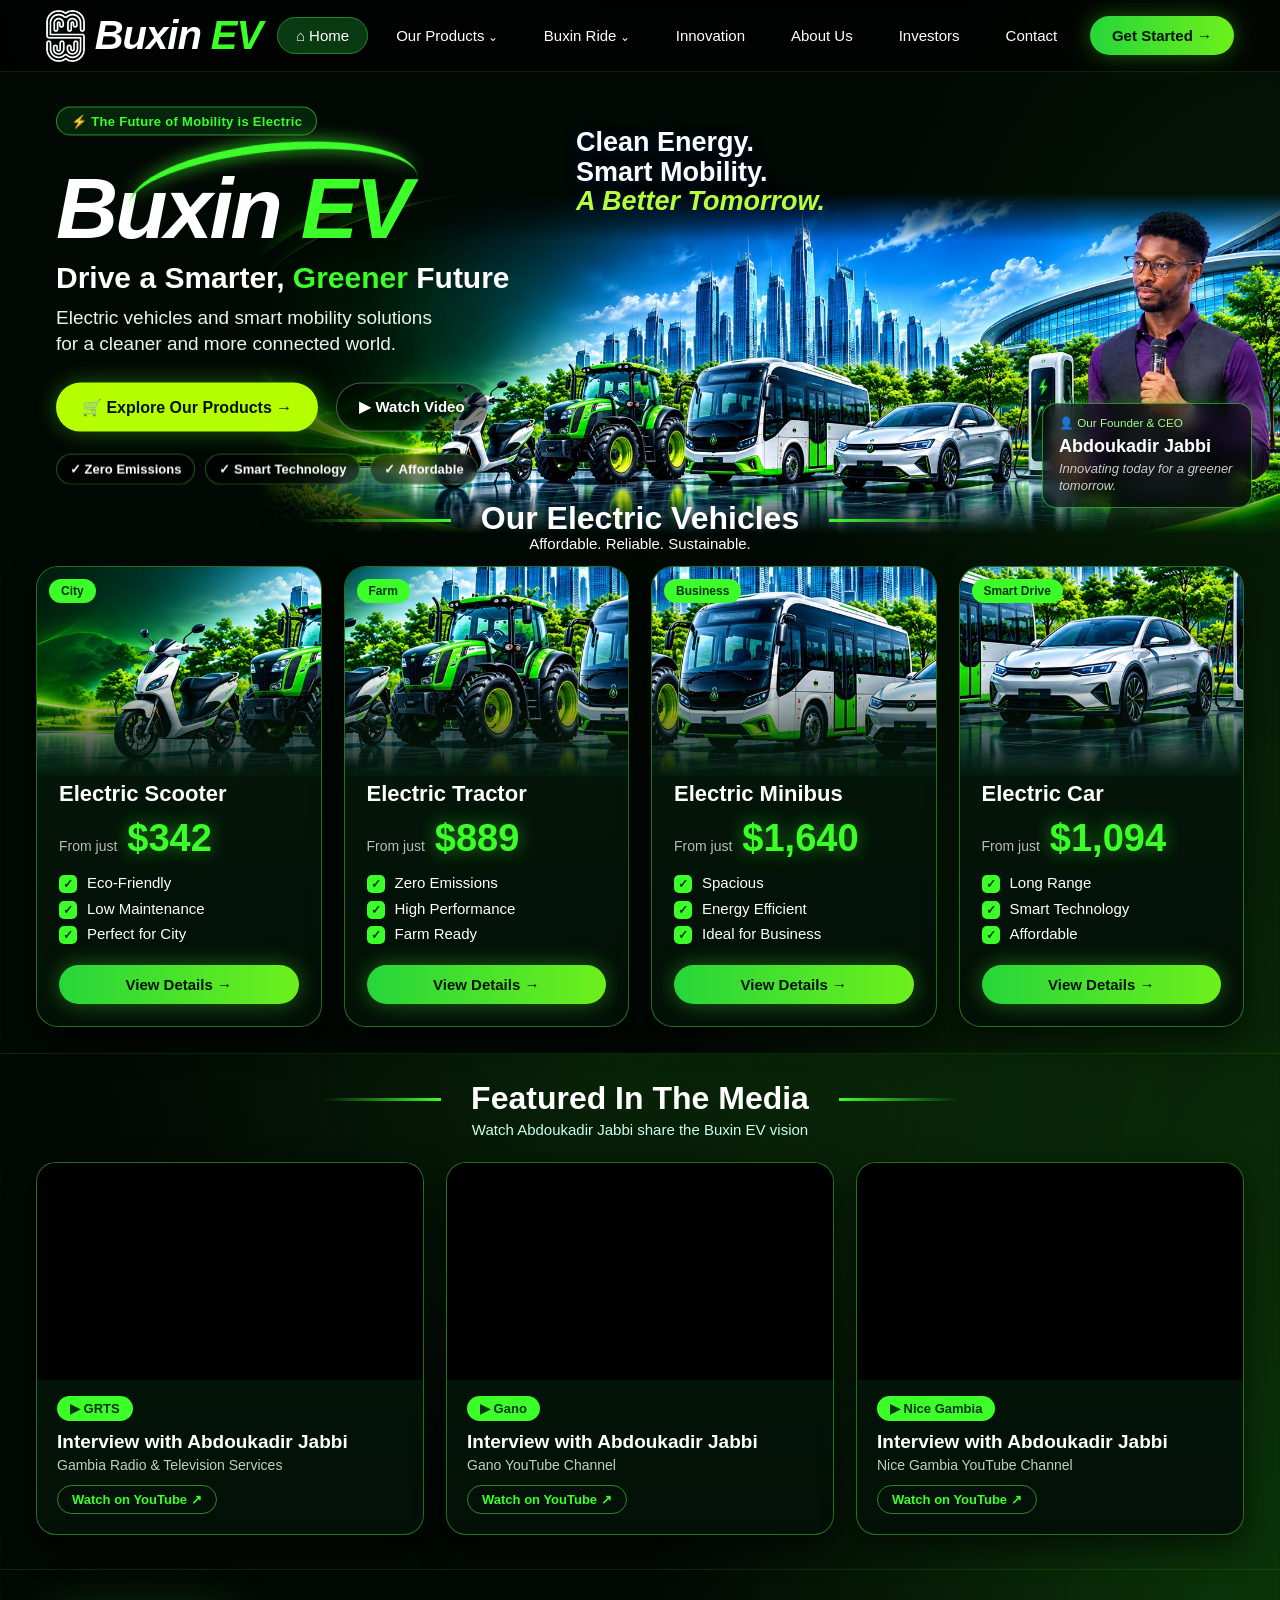
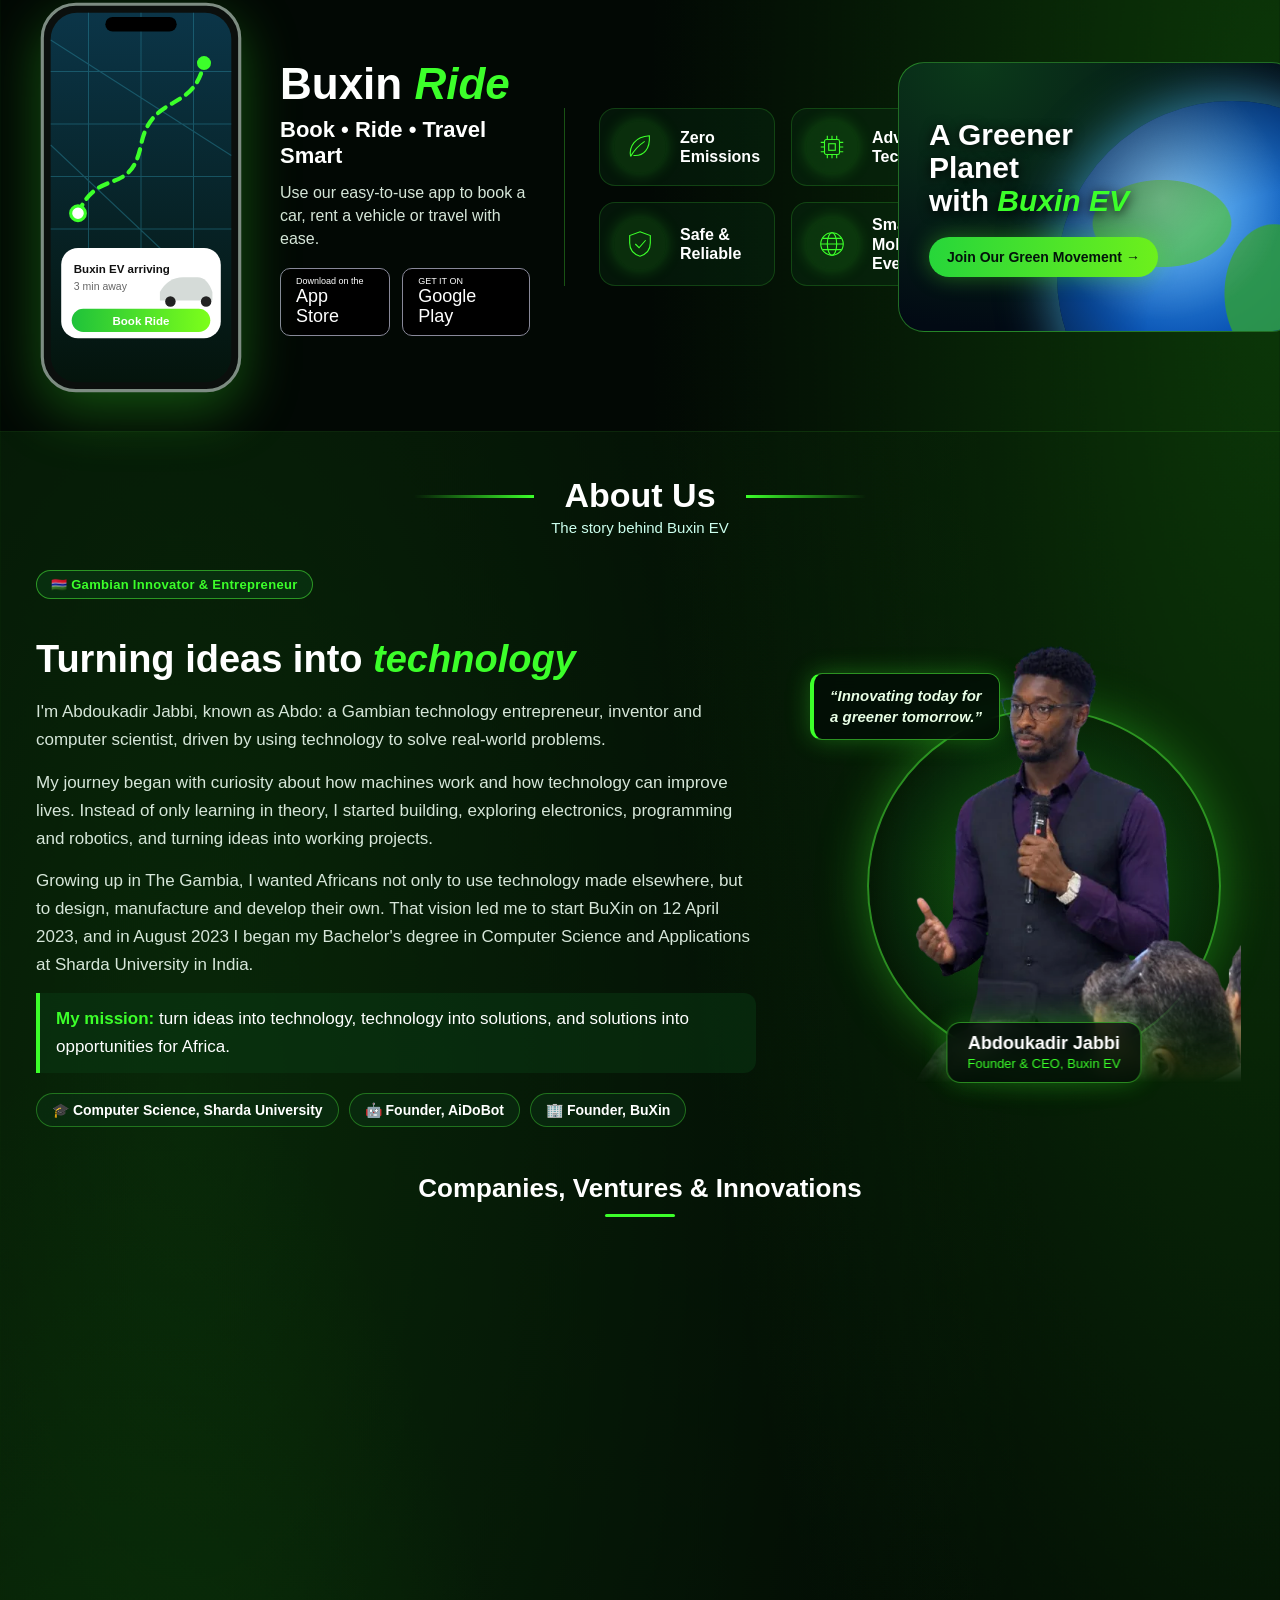
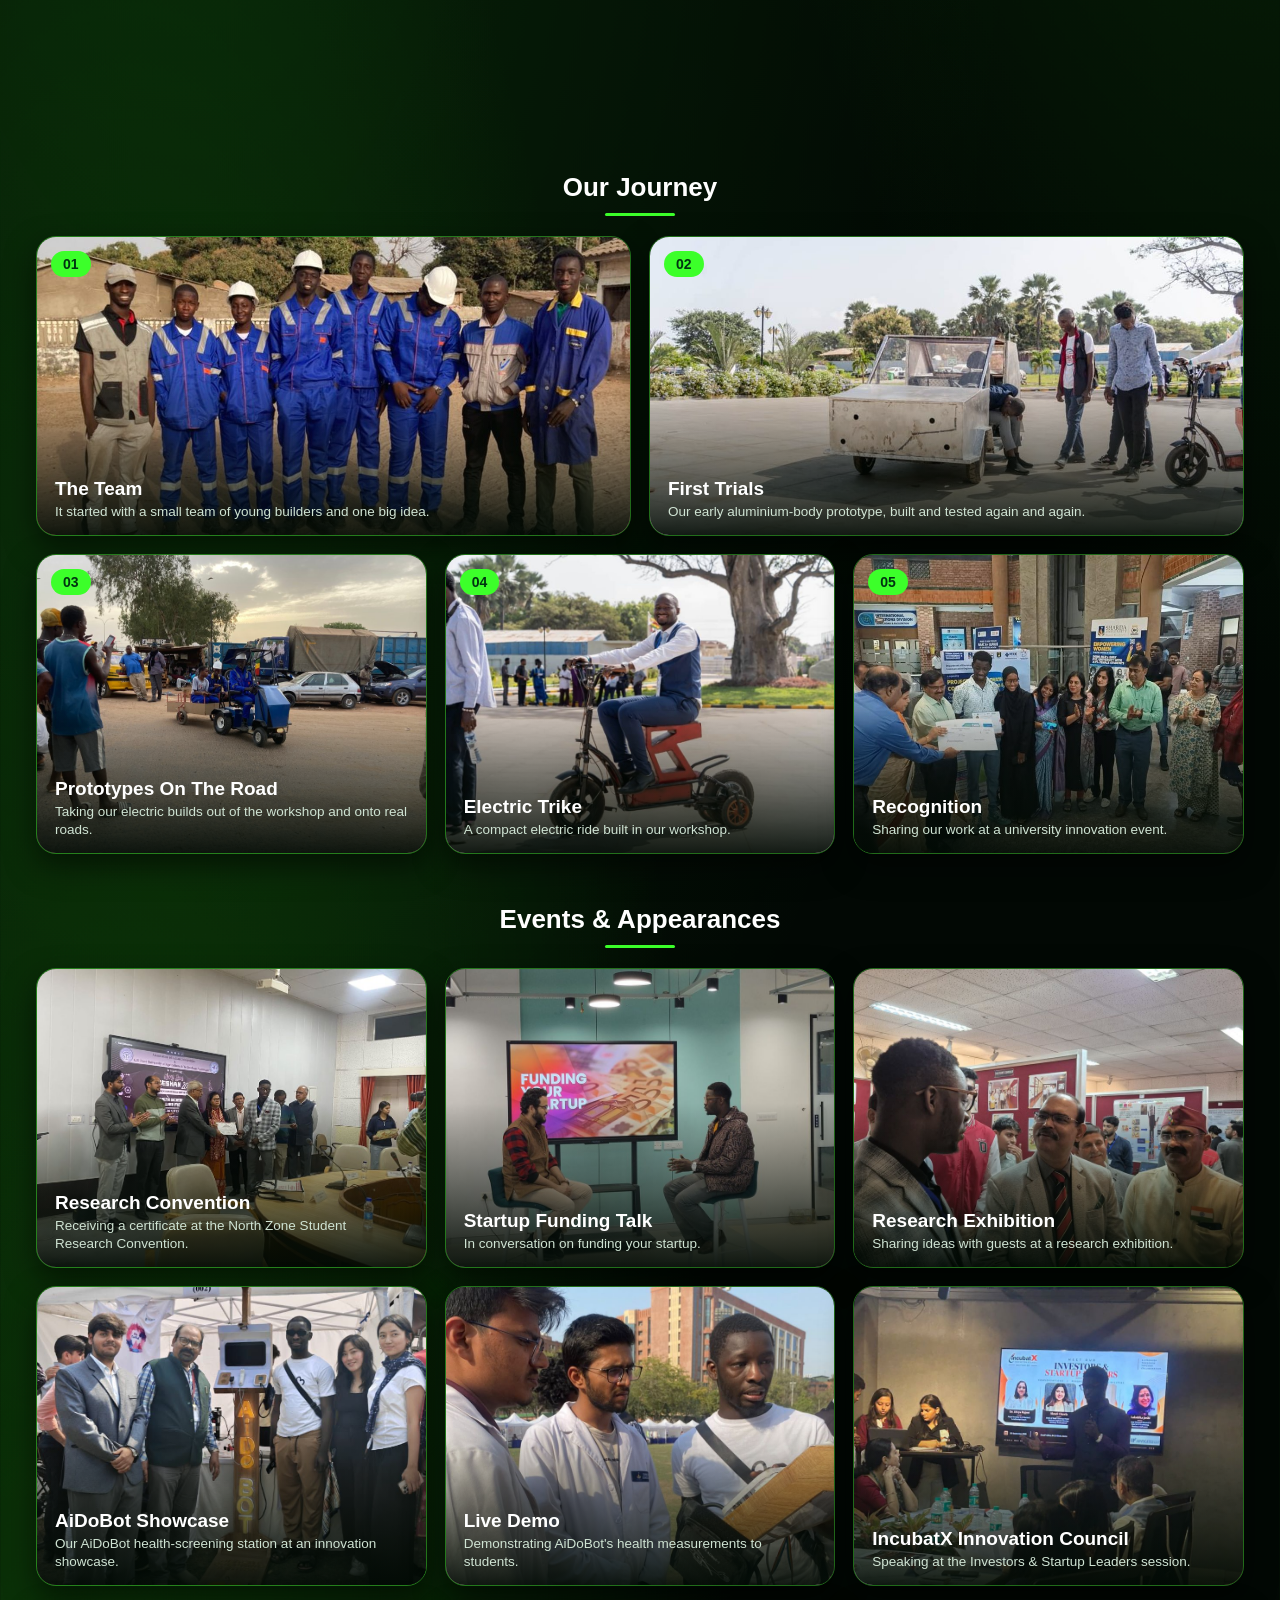
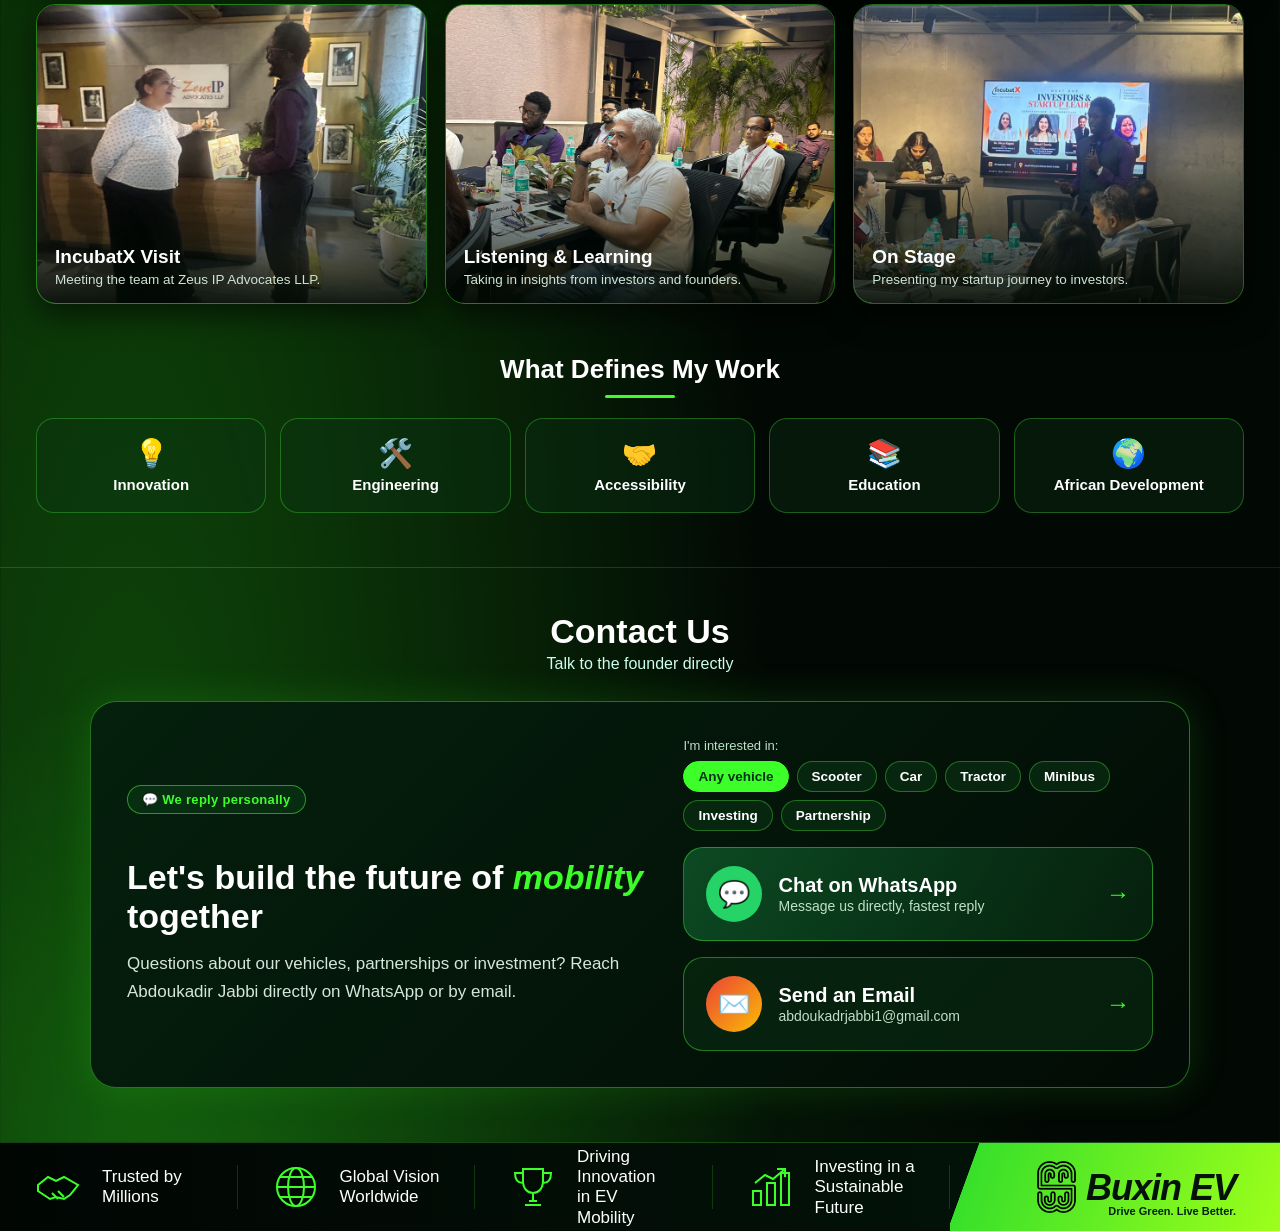
<file: index.html>
<!DOCTYPE html>
<html lang="en"><head><meta charset="UTF-8"><meta name="viewport" content="width=device-width,initial-scale=1">
<link rel="icon" type="image/png" href="images/logo.png"><title>Buxin EV – Drive a Smarter, Greener Future</title>
<link rel="stylesheet" href="css/style.css"></head><body><div class="wrap">
<nav>
 <a class="logo" href="#"><img src="images/logo.png" alt="">Buxin <b>EV</b></a>
 <div class="menu" id="menu">
  <a class="act" href="#">⌂ Home</a><a class="dd" href="#vehicles">Our Products</a><a class="dd" href="#ride">Buxin Ride</a>
  <a href="#">Innovation</a><a href="#about">About Us</a><a href="#investors">Investors</a><a href="#contact">Contact</a>
 </div>
 <a class="btn" href="#contact">Get Started →</a><button class="burger" id="bg">☰</button>
</nav>

<section class="hero">
 <div class="scene"></div>
 <div class="tag">Clean Energy.<br>Smart Mobility.<br><b>A Better Tomorrow.</b></div>
 <div class="txt rv">
  <span class="badge">⚡ The Future of Mobility is Electric</span>
  <div class="big">Buxin <b>EV</b></div>
  <h1>Drive a Smarter, <b>Greener</b> Future</h1>
  <p>Electric vehicles and smart mobility solutions for a cleaner and more connected world.</p>
  <div class="cta"><a class="btn lime" href="#vehicles">🛒 Explore Our Products →</a><a class="btn dark" id="vid" href="#">▶ Watch Video</a></div>
  <div class="chips"><span>✓ Zero Emissions</span><span>✓ Smart Technology</span><span>✓ Affordable</span></div>
 </div>
 <div class="ceo"><small>👤 Our Founder &amp; CEO</small><h4>Abdoukadir Jabbi</h4><i>Innovating today for a greener tomorrow.</i></div>
</section>

<section class="ev" id="vehicles"><div class="title"><h2>Our Electric Vehicles</h2><p>Affordable. Reliable. Sustainable.</p></div><div class="cards"><article class="vc rv"><div class="ph" style="background-image:url(images/img-03.jpg)"><span class="tg">City</span></div><div class="bd"><h3>Electric Scooter</h3><div class="pr"><small>From just</small><b>$342</b></div><ul><li>Eco-Friendly</li><li>Low Maintenance</li><li>Perfect for City</li></ul><a class="btn" href="#">View Details →</a></div></article><article class="vc rv"><div class="ph" style="background-image:url(images/img-04.jpg)"><span class="tg">Farm</span></div><div class="bd"><h3>Electric Tractor</h3><div class="pr"><small>From just</small><b>$889</b></div><ul><li>Zero Emissions</li><li>High Performance</li><li>Farm Ready</li></ul><a class="btn" href="#">View Details →</a></div></article><article class="vc rv"><div class="ph" style="background-image:url(images/img-05.jpg)"><span class="tg">Business</span></div><div class="bd"><h3>Electric Minibus</h3><div class="pr"><small>From just</small><b>$1,640</b></div><ul><li>Spacious</li><li>Energy Efficient</li><li>Ideal for Business</li></ul><a class="btn" href="#">View Details →</a></div></article><article class="vc rv"><div class="ph" style="background-image:url(images/img-06.jpg)"><span class="tg">Smart Drive</span></div><div class="bd"><h3>Electric Car</h3><div class="pr"><small>From just</small><b>$1,094</b></div><ul><li>Long Range</li><li>Smart Technology</li><li>Affordable</li></ul><a class="btn" href="#">View Details →</a></div></article></div></section>

<section class="media" id="media"><div class="title"><h2>Featured In The Media</h2><p>Watch Abdoukadir Jabbi share the Buxin EV vision</p></div><div class="vgrid"><article class="vid rv"><div class="frm"><iframe src="https://www.youtube-nocookie.com/embed/-M81ltSRZGw?si=ei-uRwqT-I4MHQHl&rel=0" title="GRTS interview" loading="lazy" frameborder="0" allow="accelerometer; autoplay; clipboard-write; encrypted-media; gyroscope; picture-in-picture; web-share" referrerpolicy="strict-origin-when-cross-origin" allowfullscreen></iframe></div><div class="vi"><span class="ch">▶ GRTS</span><h4>Interview with Abdoukadir Jabbi</h4><small>Gambia Radio &amp; Television Services</small><a class="yt" href="https://youtu.be/-M81ltSRZGw?si=3nrWWMVhwDmlf76n" target="_blank" rel="noopener">Watch on YouTube ↗</a></div></article><article class="vid rv"><div class="frm"><iframe src="https://www.youtube-nocookie.com/embed/ryRUt46CgMU?si=I-9-xxRXVYk76Osy&rel=0" title="Gano interview" loading="lazy" frameborder="0" allow="accelerometer; autoplay; clipboard-write; encrypted-media; gyroscope; picture-in-picture; web-share" referrerpolicy="strict-origin-when-cross-origin" allowfullscreen></iframe></div><div class="vi"><span class="ch">▶ Gano</span><h4>Interview with Abdoukadir Jabbi</h4><small>Gano YouTube Channel</small><a class="yt" href="https://youtu.be/ryRUt46CgMU?si=2YaODG8Wkhq67eXa" target="_blank" rel="noopener">Watch on YouTube ↗</a></div></article><article class="vid rv"><div class="frm"><iframe src="https://www.youtube-nocookie.com/embed/LKYgtwYwXnE?si=bdL-98qbvahFbBH6&rel=0" title="Nice Gambia interview" loading="lazy" frameborder="0" allow="accelerometer; autoplay; clipboard-write; encrypted-media; gyroscope; picture-in-picture; web-share" referrerpolicy="strict-origin-when-cross-origin" allowfullscreen></iframe></div><div class="vi"><span class="ch">▶ Nice Gambia</span><h4>Interview with Abdoukadir Jabbi</h4><small>Nice Gambia YouTube Channel</small><a class="yt" href="https://youtu.be/LKYgtwYwXnE?si=ujvHCaHI05KGNVOl" target="_blank" rel="noopener">Watch on YouTube ↗</a></div></article></div></section>
<section class="rd" id="ride"><div class="ph2 rv"><svg viewBox="0 0 200 380"><defs><linearGradient id="sc" x1="0" y1="0" x2="0" y2="1"><stop offset="0" stop-color="#0b3548"/><stop offset="1" stop-color="#04140c"/></linearGradient><linearGradient id="bt" x1="0" x2="1"><stop offset="0" stop-color="#1fc23a"/><stop offset="1" stop-color="#7dff1a"/></linearGradient></defs>
<rect x="6" y="6" width="188" height="368" rx="32" fill="#0b0f0d" stroke="#7d8c82" stroke-width="3"/><rect x="14" y="14" width="172" height="352" rx="25" fill="url(#sc)"/>
<g stroke="#2a8aa0" stroke-width="1" opacity=".45" fill="none"><path d="M14 70H186M14 120H186M14 170H186M14 220H186M50 14V240M100 14V240M150 14V240M14 40L186 150M14 140L120 240"/></g>
<rect x="66" y="18" width="68" height="14" rx="7" fill="#000"/>
<path class="rte" d="M40 205C60 160 90 190 100 140S150 110 160 62" fill="none" stroke="#3cff2a" stroke-width="4" stroke-dasharray="9 7" stroke-linecap="round"/>
<circle cx="40" cy="205" r="7" fill="#fff" stroke="#3cff2a" stroke-width="3"/><circle cx="160" cy="62" r="8" fill="#3cff2a"><animate attributeName="r" values="6;10;6" dur="2s" repeatCount="indefinite"/></circle>
<rect x="24" y="238" width="152" height="86" rx="16" fill="#fff"/><text x="36" y="262" font-size="11" font-weight="700" fill="#111">Buxin EV arriving</text><text x="36" y="278" font-size="10" fill="#666">3 min away</text>
<path d="M118 280q8-14 22-14h14q9 0 14 14v8h-50z" fill="#d5dbd8"/><circle cx="128" cy="289" r="5" fill="#222"/><circle cx="162" cy="289" r="5" fill="#222"/>
<rect x="34" y="296" width="132" height="22" rx="11" fill="url(#bt)"/><text x="100" y="311" text-anchor="middle" font-size="11" font-weight="800" fill="#fff">Book Ride</text></svg></div>
<div class="rt rv"><h2>Buxin <i>Ride</i></h2><h3>Book • Ride • Travel Smart</h3><p>Use our easy-to-use app to book a car, rent a vehicle or travel with ease.</p><div class="stores"><a href="#"><small>Download on the</small> App Store</a><a href="#"><small>GET IT ON</small> Google Play</a></div></div>
<div class="fg rv"><div class="fi"><span><svg viewBox="0 0 64 64"><path d="M12 52C8 30 22 10 52 8c2 28-12 44-34 42M12 52c8-14 18-24 30-32"/></svg></span><b>Zero Emissions</b></div><div class="fi"><span><svg viewBox="0 0 64 64"><rect x="16" y="16" width="32" height="32" rx="4"/><rect x="25" y="25" width="14" height="14"/><path d="M22 8v8M32 8v8M42 8v8M22 48v8M32 48v8M42 48v8M8 22h8M8 32h8M8 42h8M48 22h8M48 32h8M48 42h8"/></svg></span><b>Advanced Technology</b></div><div class="fi"><span><svg viewBox="0 0 64 64"><path d="M32 6l22 8v16c0 14-9 24-22 28C19 54 10 44 10 30V14z"/><path d="M22 32l8 8 14-16"/></svg></span><b>Safe &amp; Reliable</b></div><div class="fi"><span><svg viewBox="0 0 64 64"><circle cx="32" cy="32" r="24"/><ellipse cx="32" cy="32" rx="10" ry="24"/><path d="M8 32h48M12 20h40M12 44h40"/></svg></span><b>Smart Mobility for Everyone</b></div></div>
<div class="pl rv"><div class="globe"></div><h2>A Greener Planet<br>with <b>Buxin EV</b></h2><a class="btn" href="#">Join Our Green Movement →</a></div></section>

<section class="about" id="about"><div class="title"><h2>About Us</h2><p>The story behind Buxin EV</p></div>
<div class="ab-top"><div class="fp rv"><img src="images/founder.webp" alt="Abdoukadir Jabbi, Founder and CEO"><div class="qt">“Innovating today for a greener tomorrow.”</div><div class="fcap"><b>Abdoukadir Jabbi</b><small>Founder &amp; CEO, Buxin EV</small></div></div>
<div class="ab-tx rv"><span class="badge">🇬🇲 Gambian Innovator &amp; Entrepreneur</span><h3>Turning ideas into <b>technology</b></h3>
<p>I'm Abdoukadir Jabbi, known as Abdo: a Gambian technology entrepreneur, inventor and computer scientist, driven by using technology to solve real-world problems.</p>
<p>My journey began with curiosity about how machines work and how technology can improve lives. Instead of only learning in theory, I started building, exploring electronics, programming and robotics, and turning ideas into working projects.</p>
<p>Growing up in The Gambia, I wanted Africans not only to use technology made elsewhere, but to design, manufacture and develop their own. That vision led me to start BuXin on 12 April 2023, and in August 2023 I began my Bachelor's degree in Computer Science and Applications at Sharda University in India.</p>
<p class="ms"><b>My mission:</b> turn ideas into technology, technology into solutions, and solutions into opportunities for Africa.</p>
<div class="pills"><span>🎓 Computer Science, Sharda University</span><span>🤖 Founder, AiDoBot</span><span>🏢 Founder, BuXin</span></div></div></div>
<h3 class="jt">Companies, Ventures &amp; Innovations</h3><div class="vng"><div class="vn rv"><span class="ic">🏢</span><h4>BuXin</h4><small>Technology &amp; Engineering</small><p>A Gambian-founded technology initiative established on 12 April 2023 to drive innovation and engineering in The Gambia.</p></div><div class="vn rv"><span class="ic">⚡</span><h4>BuXin Electronics</h4><small>Electric Mobility</small><p>Affordable, repairable electric vehicles built for African roads: scooters, cars, minibuses and tractors, fabricated locally.</p></div><div class="vn rv"><span class="ic">🤖</span><h4>AiDoBot</h4><small>Healthcare Robotics</small><p>An AI-assisted screening robot measuring height, weight, BMI, temperature, oxygen, pulse and blood pressure to support healthcare staff.</p></div><div class="vn rv"><span class="ic">🎓</span><h4>BuXin Future Academy</h4><small>Technology Education</small><p>Practical robotics, AI, programming and electronics skills, so young people build with technology, not only learn about it.</p></div><div class="vn rv"><span class="ic">👓</span><h4>Vibe Eye</h4><small>Assistive Technology</small><p>Smart glasses for blind and visually impaired people, using AI and voice to recognise objects and read text.</p></div><div class="vn rv"><span class="ic">📖</span><h4>Rujo</h4><small>Quran &amp; Islamic Learning</small><p>A dedicated device combining embedded systems and audio for Quran learning, recitation and daily remembrance.</p></div></div>
<h3 class="jt" style="margin-top:50px">Our Journey</h3><div class="gal"><figure class="gi s3 rv"><img src="images/img-07.jpg" alt="The Team" style="object-position:50% 46%" loading="lazy"><span class="num">01</span><figcaption><h4>The Team</h4><p>It started with a small team of young builders and one big idea.</p></figcaption></figure><figure class="gi s3 rv"><img src="images/img-08.jpg" alt="First Trials" style="object-position:50% 55%" loading="lazy"><span class="num">02</span><figcaption><h4>First Trials</h4><p>Our early aluminium-body prototype, built and tested again and again.</p></figcaption></figure><figure class="gi s2 rv"><img src="images/img-09.jpg" alt="Prototypes On The Road" style="object-position:62% 55%" loading="lazy"><span class="num">03</span><figcaption><h4>Prototypes On The Road</h4><p>Taking our electric builds out of the workshop and onto real roads.</p></figcaption></figure><figure class="gi s2 rv"><img src="images/img-10.jpg" alt="Electric Trike" style="object-position:50% 45%" loading="lazy"><span class="num">04</span><figcaption><h4>Electric Trike</h4><p>A compact electric ride built in our workshop.</p></figcaption></figure><figure class="gi s2 rv"><img src="images/img-11.jpg" alt="Recognition" style="object-position:50% 50%" loading="lazy"><span class="num">05</span><figcaption><h4>Recognition</h4><p>Sharing our work at a university innovation event.</p></figcaption></figure></div><h3 class="jt" style="margin-top:50px">Events &amp; Appearances</h3><div class="gal"><figure class="gi s2 rv"><img src="images/img-12.jpg" alt="Research Convention" style="object-position:60% 58%" loading="lazy"><figcaption><h4>Research Convention</h4><p>Receiving a certificate at the North Zone Student Research Convention.</p></figcaption></figure><figure class="gi s2 rv"><img src="images/img-13.jpg" alt="Startup Funding Talk" style="object-position:72% 55%" loading="lazy"><figcaption><h4>Startup Funding Talk</h4><p>In conversation on funding your startup.</p></figcaption></figure><figure class="gi s2 rv"><img src="images/img-14.jpg" alt="Research Exhibition" style="object-position:35% 50%" loading="lazy"><figcaption><h4>Research Exhibition</h4><p>Sharing ideas with guests at a research exhibition.</p></figcaption></figure><figure class="gi s2 rv"><img src="images/img-15.jpg" alt="AiDoBot Showcase" style="object-position:50% 60%" loading="lazy"><figcaption><h4>AiDoBot Showcase</h4><p>Our AiDoBot health-screening station at an innovation showcase.</p></figcaption></figure><figure class="gi s2 rv"><img src="images/img-16.jpg" alt="Live Demo" style="object-position:70% 35%" loading="lazy"><figcaption><h4>Live Demo</h4><p>Demonstrating AiDoBot's health measurements to students.</p></figcaption></figure><figure class="gi s2 rv"><img src="images/img-17.jpg" alt="IncubatX Innovation Council" style="object-position:58% 45%" loading="lazy"><figcaption><h4>IncubatX Innovation Council</h4><p>Speaking at the Investors &amp; Startup Leaders session.</p></figcaption></figure><figure class="gi s2 rv"><img src="images/img-18.jpg" alt="IncubatX Visit" style="object-position:60% 42%" loading="lazy"><figcaption><h4>IncubatX Visit</h4><p>Meeting the team at Zeus IP Advocates LLP.</p></figcaption></figure><figure class="gi s2 rv"><img src="images/img-19.jpg" alt="Listening &amp; Learning" style="object-position:30% 38%" loading="lazy"><figcaption><h4>Listening &amp; Learning</h4><p>Taking in insights from investors and founders.</p></figcaption></figure><figure class="gi s2 rv"><img src="images/img-20.jpg" alt="On Stage" style="object-position:62% 45%" loading="lazy"><figcaption><h4>On Stage</h4><p>Presenting my startup journey to investors.</p></figcaption></figure></div><h3 class="jt" style="margin-top:50px">What Defines My Work</h3><div class="prn"><div><span>💡</span><b>Innovation</b></div><div><span>🛠️</span><b>Engineering</b></div><div><span>🤝</span><b>Accessibility</b></div><div><span>📚</span><b>Education</b></div><div><span>🌍</span><b>African Development</b></div></div>
</section>
<div class="lb" id="lb"><img alt=""><button aria-label="Close">✕</button></div>
<section class="iv" id="investors"><div class="ivbar"><b>Buxin EV <span>Investor Deck</span></b><div><a class="btn" href="mailto:abdoukadrjabbi1@gmail.com?subject=Buxin%20EV%20investor%20enquiry">Email the founder</a><button class="ivx" aria-label="Close">✕</button></div></div><div class="deck"><article class="sl rv s-title" id="s1"><div class="slt"><b>Buxin EV</b><span>BUXIN GROUP</span></div><span class="eb">INVESTOR DECK</span><h2 class="hx">Buxin <b>EV</b></h2><div class="bar"></div><p class="lead">Affordable electric vehicles and electric mobility, built in The Gambia. Part of BUXIN GROUP.</p><div class="chips2"><span>Founder: Abdoukadir Jabbi</span><span>Seeking $5,000,000 for 30% equity</span></div><a class="btn lime" href="#s11" style="align-self:flex-start;margin-top:26px">See the ask →</a><div class="sln">01 / 11</div></article><article class="sl rv " id="s2"><div class="slt"><b>Buxin EV</b><span>BUXIN GROUP</span></div><span class="eb">THE PROBLEM</span><h2 class="h">Transport is the fastest-growing source of greenhouse gas emissions</h2><div class="c3"><div class="cd"><b class="big2">30%+</b><p>Expected share of total greenhouse gas emissions, as UNEP describes it.</p></div><div class="cd"><b class="big2">Air</b><p>A leading emitter of short-lived climate pollutants, contributing greatly to air pollution (UNEP).</p></div><div class="cd"><b class="big2">Cost</b><p>Fuel and maintenance costs weigh on transport operators across The Gambia and Africa.</p></div></div><p class="src">Source: UNEP, Electric mobility, unep.org/topics/transport/electric-mobility</p><div class="sln">02 / 11</div></article><article class="sl rv " id="s3"><div class="slt"><b>Buxin EV</b><span>BUXIN GROUP</span></div><span class="eb">MARKET CONTEXT</span><h2 class="h">Africa's electric market is early, and moving fast</h2><div class="c3"><div class="cd hl"><b class="big2">~40%</b><p>Year-on-year growth in electric two-wheeler sales in Africa, reaching 9,000 vehicles in 2024 (a 0.5% share of two-wheeler sales).</p></div><div class="cd hl"><b class="big2">2×+</b><p>Electric car sales in Africa more than doubled to nearly 11,000 in 2024, with sales shares under 1%.</p></div><div class="cd hl"><b class="big2">Top</b><p>UNEP notes motorcycle growth rates in many African countries are some of the highest in the world.</p></div></div><div class="take">Our reading: a low electric share today leaves open ground for an affordable, locally built entrant.</div><p class="src">Sources: IEA, Global EV Outlook 2025 (pp. 20, 60); UNEP, Electric two and three-wheelers.</p><div class="sln">03 / 11</div></article><article class="sl rv " id="s4"><div class="slt"><b>Buxin EV</b><span>BUXIN GROUP</span></div><span class="eb">THE PRODUCTS</span><h2 class="h">Four affordable electric vehicles, one platform</h2><div class="c4"><div class="pc"><div class="pim" data-vc="0"></div><div class="pb"><h4>Electric Scooter</h4><p>Everyday commuting, students, workers, delivery</p><div class="pp"><small>From</small><b>$342</b></div></div></div><div class="pc"><div class="pim" data-vc="3"></div><div class="pb"><h4>Electric Car</h4><p>Smart, affordable personal mobility</p><div class="pp"><small>From</small><b>$1,094</b></div></div></div><div class="pc"><div class="pim" data-vc="1"></div><div class="pb"><h4>Electric Tractor</h4><p>Affordable, sustainable farming</p><div class="pp"><small>From</small><b>$889</b></div></div></div><div class="pc"><div class="pim" data-vc="2"></div><div class="pb"><h4>Electric Minibus</h4><p>Public and commercial passenger transport</p><div class="pp"><small>From</small><b>$1,640</b></div></div></div></div><p class="src">Planned starting prices, as stated on the Buxin EV company website: buxin2.github.io/EV</p><div class="sln">04 / 11</div></article><article class="sl rv " id="s5"><div class="slt"><b>Buxin EV</b><span>BUXIN GROUP</span></div><span class="eb">BUSINESS MODEL</span><h2 class="h">Two revenue engines from one fleet</h2><div class="eng2"><div class="en"><span class="tg2">Vehicle sales</span><h4>Build and sell electric vehicles</h4><ul><li>Scooter, car, tractor and minibus from $342 to $1,640</li><li>Customers: commuters, farmers, transport operators and fleets</li><li>Designed for local fabrication and easy repair in The Gambia</li></ul></div><div class="ph3" id="ivph"></div><div class="en"><span class="tg2 pl2">Rental &amp; ride platform · planned</span><h4>Buxin EV app, Uber-style</h4><ul><li>Rent our scooters, cars, tractors and buses through one app</li><li>Scooters can also carry passengers as rides, taking people from one place to another</li><li>The same vehicles we build earn again through rentals and rides</li></ul></div></div><div class="flow"><span>Build</span>→<span>Sell</span>→<span>Rent</span>→<span>Ride</span></div><p class="src">The rental and ride app is planned and has not been built yet.</p><div class="sln">05 / 11</div></article><article class="sl rv " id="s6"><div class="slt"><b>Buxin EV</b><span>BUXIN GROUP</span></div><span class="eb">DEVELOPMENT TRACK RECORD</span><h2 class="h">We have built before, and we are building next</h2><p class="lead">Previous development work includes electric cars, electric scooters, electric mini-buses, and other electric vehicle prototypes and projects.</p><div class="chips2"><span>Electric cars</span><span>Electric scooters</span><span>Electric mini-buses</span><span>Other EV prototypes</span></div><div class="strip5"><div data-jg="0"></div><div data-jg="1"></div><div data-jg="2"></div><div data-jg="3"></div></div><div class="sln">06 / 11</div></article><article class="sl rv " id="s7"><div class="slt"><b>Buxin EV</b><span>BUXIN GROUP</span></div><span class="eb">WHERE WE ARE</span><h2 class="h">Earlier prototypes built. Next generation planned.</h2><div class="tl"><div class="st1 done"><i>✓</i><h4>Earlier prototypes</h4><p>Built and tested.</p></div><div class="st1 now"><i>2</i><h4>Next-generation prototype</h4><p>Planned, subject to funding. This is what the round funds.</p></div><div class="st1"><i>3</i><h4>Products and commercial operation</h4><p>In time, including the planned rental and ride app.</p></div></div><div class="sln">07 / 11</div></article><article class="sl rv " id="s8"><div class="slt"><b>Buxin EV</b><span>BUXIN GROUP</span></div><span class="eb">MEDIA COVERAGE</span><h2 class="h">The company, in the press and on the record</h2><div class="c3"><div class="yv" data-id="-M81ltSRZGw"><img src="https://i.ytimg.com/vi/-M81ltSRZGw/hqdefault.jpg" alt="GRTS: Gambia Radio &amp; Television Services" loading="lazy"><span class="pl3">▶</span><b>GRTS: Gambia Radio &amp; Television Services</b></div><div class="yv" data-id="ryRUt46CgMU"><img src="https://i.ytimg.com/vi/ryRUt46CgMU/hqdefault.jpg" alt="Gano" loading="lazy"><span class="pl3">▶</span><b>Gano</b></div><div class="yv" data-id="LKYgtwYwXnE"><img src="https://i.ytimg.com/vi/LKYgtwYwXnE/hqdefault.jpg" alt="Nice Gambia" loading="lazy"><span class="pl3">▶</span><b>Nice Gambia</b></div></div><p class="src">Interviews with the founder about Buxin EV. Click a video to play.</p><div class="sln">08 / 11</div></article><article class="sl rv " id="s9"><div class="slt"><b>Buxin EV</b><span>BUXIN GROUP</span></div><span class="eb">VISION</span><h2 class="h">Electric mobility products, then a commercial operation</h2><div class="c3"><div class="cd"><b class="big2">01</b><h4>Products</h4><p>Affordable electric scooters, cars, tractors and minibuses, with bodies and structures fabricated locally.</p></div><div class="cd"><b class="big2">02</b><h4>Platform</h4><p>A rental and ride app so the same vehicles earn through rentals and passenger rides. Planned, not yet built.</p></div><div class="cd"><b class="big2">03</b><h4>Local talent</h4><p>Engineering skills and opportunities for young people in The Gambia.</p></div></div><div class="sln">09 / 11</div></article><article class="sl rv " id="s10"><div class="slt"><b>Buxin EV</b><span>BUXIN GROUP</span></div><span class="eb">FOUNDER</span><div class="fd"><div class="fimg"><img id="ivf" alt="Abdoukadir Jabbi"></div><div><h2 class="h" style="margin-bottom:8px">Abdoukadir Jabbi</h2><p class="lead" style="margin-top:0">Founder &amp; CEO, Buxin EV</p><p class="ptx">A Gambian technology entrepreneur, inventor and computer scientist. Founded BuXin on 12 April 2023 and began a Bachelor's degree in Computer Science and Applications at Sharda University, India, in August 2023.</p><div class="chips2"><span>BuXin Electronics</span><span>AiDoBot</span><span>BuXin Future Academy</span><span>Vibe Eye</span><span>Rujo</span></div></div></div><div class="sln">10 / 11</div></article><article class="sl rv ask" id="s11"><div class="slt"><b>Buxin EV</b><span>BUXIN GROUP</span></div><span class="eb">THE ASK</span><h2 class="h" style="max-width:900px">Buxin EV is seeking $5,000,000 for a 30% equity stake</h2><p class="lead" style="margin-top:0">For the next-generation prototype and further technical work toward electric mobility products.</p><div class="askrow"><div><b class="bignum">$5,000,000</b><small>SEEKING</small></div><div><b class="bignum">30%</b><small>EQUITY STAKE</small></div></div><div class="calc"><label for="ra">Try an amount: investments of any size convert pro rata at 6% per $1,000,000</label><input type="range" id="ra" min="50000" max="5000000" step="50000" value="1000000"><div class="co"><b id="ca">$1,000,000</b><span>→</span><b id="cs">6%</b><small>stake</small></div></div><div class="tiers"><div><small>$50,000</small><b>0.3%</b></div><div><small>$100,000</small><b>0.6%</b></div><div><small>$250,000</small><b>1.5%</b></div><div><small>$500,000</small><b>3%</b></div><div><small>$1,000,000</small><b>6%</b></div><div><small>$1,500,000</small><b>9%</b></div><div><small>$2,000,000</small><b>12%</b></div><div><small>$2,500,000</small><b>15%</b></div><div><small>$3,000,000</small><b>18%</b></div><div><small>$4,000,000</small><b>24%</b></div><div><small>$5,000,000</small><b>30%</b></div></div><div class="why"><span>Two revenue streams</span><span>Prices from $342</span><span>Locally built and repairable</span><span>Prototype track record</span></div><div class="cta2"><a class="btn lime" href="mailto:abdoukadrjabbi1@gmail.com?subject=Buxin%20EV%20investor%20enquiry">Email the founder</a><a class="btn dark" href="https://buxin2.github.io/EV/" target="_blank" rel="noopener">buxin2.github.io/EV</a><span class="em">abdoukadrjabbi1@gmail.com</span></div><p class="src">Indicative and non-binding. Any investment is subject to due diligence and definitive legal documents. Percentages assume the round is fully subscribed. Source: Buxin EV, November 2026.</p><div class="sln">11 / 11</div></article></div></section>
<div class="dots" id="dots"></div>
<section class="ct" id="contact"><div class="title"><h2>Contact Us</h2><p>Talk to the founder directly</p></div>
<div class="ctw rv"><div class="ctx"><span class="badge">💬 We reply personally</span><h3>Let's build the future of <b>mobility</b> together</h3><p>Questions about our vehicles, partnerships or investment? Reach Abdoukadir Jabbi directly on WhatsApp or by email.</p></div>
<div class="ctb"><div class="topics" id="topics"><small>I'm interested in:</small><button class="on" data-t="your electric vehicles">Any vehicle</button><button data-t="the Buxin EV electric scooter">Scooter</button><button data-t="the Buxin EV electric car">Car</button><button data-t="the Buxin EV electric tractor">Tractor</button><button data-t="the Buxin EV electric minibus">Minibus</button><button data-t="investing in Buxin EV">Investing</button><button data-t="a partnership with Buxin EV">Partnership</button></div><a class="cb wa" id="waBtn" href="#" target="_blank" rel="noopener"><span class="ci">💬</span><div><b>Chat on WhatsApp</b><small>Message us directly, fastest reply</small></div><i>→</i></a>
<a class="cb ml" id="mailBtn" href="mailto:abdoukadrjabbi1@gmail.com?subject=Buxin%20EV%20enquiry&body=Hello%20Abdoukadir%2C%0A%0AI%20am%20contacting%20you%20about%20Buxin%20EV."><span class="ci">✉️</span><div><b>Send an Email</b><small>abdoukadrjabbi1@gmail.com</small></div><i>→</i></a></div></div></section>
<footer class="strip">
 <div><svg viewBox="0 0 48 48"><path d="M4 22l10-8 8 4 8-4 14 8-8 10-6 4-8-2-6 2-12-8zM18 30l6 6M24 28l6 6"/></svg>Trusted by<br>Millions</div>
 <div><svg viewBox="0 0 48 48"><circle cx="24" cy="24" r="19"/><ellipse cx="24" cy="24" rx="8" ry="19"/><path d="M5 24h38M8 14h32M8 34h32"/></svg>Global Vision<br>Worldwide</div>
 <div><svg viewBox="0 0 48 48"><path d="M14 6h20v12c0 8-5 12-10 12s-10-4-10-12zM14 10H6c0 8 4 10 8 10M34 10h8c0 8-4 10-8 10M24 30v8M16 42h16M20 38h8"/></svg>Driving Innovation<br>in EV Mobility</div>
 <div><svg viewBox="0 0 48 48"><path d="M6 42h8V28H6zM20 42h8V20h-8zM34 42h8V10h-8zM8 20l10-8 8 4 12-10M30 6h8v8"/></svg>Investing in a<br>Sustainable Future</div>
 <div class="brand"><div class="logo"><img src="images/logo.png" alt="" style="filter:brightness(0) saturate(100%)">Buxin EV</div><small style="position:absolute;right:44px;bottom:12px">Drive Green. Live Better.</small></div>
</footer>
</div>
<div class="modal" id="md"><div><h3>Buxin EV</h3><p>Brand video coming soon.</p><button class="btn" id="cl">Close</button></div></div>
<div class="vmd" id="vmd"><div class="mc"><button class="mx" aria-label="Close">✕</button>
<div class="mh"><span class="mtag"></span><h2></h2><p></p><div class="mpr"><small>Starting price</small><b></b></div></div>
<div class="mtabs"></div><div class="mb"></div>
<div class="mf2"><button class="mprev btn dark"></button><button class="mnext btn"></button></div></div></div>
<script src="js/main.js"></script>
<script src="js/features.js"></script>
</body></html>
</file>
<file: css/style.css>
:root{--g:#3cff2a;--g2:#7dff1a;--y:#b6ff00;--bg:#030a05;--card:#06150a}
*{box-sizing:border-box;margin:0;padding:0}
html{scroll-behavior:smooth}
body{background:var(--bg);color:#fff;font-family:"Segoe UI",Poppins,Arial,sans-serif;overflow-x:hidden}
a{color:inherit;text-decoration:none}
.wrap{max-width:1536px;margin:auto;position:relative;background:radial-gradient(ellipse at 10% 100%,rgba(40,200,20,.35),transparent 40%),radial-gradient(ellipse at 100% 30%,rgba(40,200,20,.25),transparent 35%),#020804}
/* NAV */
nav{height:72px;display:flex;align-items:center;justify-content:space-between;padding:0 46px;border-bottom:1px solid rgba(80,255,60,.12);background:rgba(0,0,0,.6);position:sticky;top:0;z-index:50;backdrop-filter:blur(8px)}
.logo{display:flex;align-items:center;gap:10px;font-style:italic;font-weight:800;font-size:40px;letter-spacing:-1px}
.logo img{height:52px}.logo b{color:var(--g)}
.menu{display:flex;gap:10px;align-items:center;font-size:15px;font-weight:500}
.menu a{padding:9px 18px;border-radius:30px;transition:.2s;position:relative}
.menu a:hover{color:var(--g)}
.menu a.act{background:#0a3a12;border:1px solid #1f8a2c;color:#fff}
.menu .dd::after{content:" ⌄";font-size:12px}
.btn{display:inline-flex;align-items:center;gap:8px;background:linear-gradient(90deg,#27d63a,#6df01c);color:#02130a;font-weight:700;border-radius:40px;padding:11px 22px;font-size:15px;box-shadow:0 0 22px rgba(80,255,40,.35);transition:.25s;border:0;cursor:pointer}
.btn:hover{transform:translateY(-2px);box-shadow:0 0 34px rgba(80,255,40,.7)}
.btn.lime{background:var(--y);padding:15px 26px;font-size:16px}
.btn.dark{background:rgba(0,0,0,.5);color:#fff;border:1px solid rgba(255,255,255,.3);box-shadow:none}
.burger{display:none;background:none;border:0;color:#fff;font-size:30px}
/* HERO */
.hero{position:relative;height:25.5vw;min-height:380px;max-height:392px;overflow:hidden}
.scene{position:absolute;left:30%;top:0;width:57.5%;height:100%;background:url(../images/img-01.jpg) center/100% 100% no-repeat;-webkit-mask-image:linear-gradient(90deg,transparent 0,#000 9%,#000 100%);mask-image:linear-gradient(90deg,transparent 0,#000 9%,#000 100%);animation:zoom 14s ease-in-out infinite alternate}
@keyframes zoom{to{transform:scale(1.03)}}
.hero .txt{position:absolute;left:55px;top:38px;z-index:3;max-width:470px}
.big{font-size:92px;font-weight:900;font-style:italic;line-height:.9;letter-spacing:-3px;position:relative}
.big::before{content:"";position:absolute;left:70px;top:-26px;width:290px;height:40px;border-top:8px solid var(--g);border-radius:50% 50% 0 0/100% 100% 0 0;transform:rotate(-6deg);filter:drop-shadow(0 0 8px var(--g))}
.big b{color:var(--g)}
.hero h1{font-size:28px;margin:16px 0 14px;font-weight:700}
.hero p{font-size:19px;line-height:1.35;color:#e8f5ea;max-width:420px}
.cta{display:flex;gap:18px;margin-top:26px}
.ceo{position:absolute;right:26px;bottom:62px;z-index:3;font-size:14px;width:175px}
.ceo small{color:#9cff8a;display:block;margin-bottom:6px}
.ceo h4{font-size:20px;margin-bottom:12px}
.ceo i{display:block;font-size:13px;color:#ccc;line-height:1.3}
.sig{font-family:"Brush Script MT",cursive;font-size:32px;color:#ddd;margin-top:14px;transform:rotate(-8deg)}
/* VEHICLES */
.ev{padding:0 36px 20px;position:relative}
.ev .title{text-align:center;margin:-34px 0 14px;position:relative;z-index:4}
.ev .title h2{font-size:32px;display:inline-block;position:relative;padding:0 30px}
.ev .title h2::before,.ev .title h2::after{content:"";position:absolute;top:50%;width:150px;height:3px;background:linear-gradient(90deg,transparent,var(--g))}
.ev .title h2::before{right:100%}.ev .title h2::after{left:100%;transform:scaleX(-1)}
.ev .title p{font-size:15px;margin-top:-2px}
.cards{display:grid;grid-template-columns:repeat(4,1fr);gap:18px;margin-top:6px}
.card{position:relative;border:1px solid rgba(80,255,60,.45);border-radius:22px;background:linear-gradient(135deg,#031508,#061f0c 60%,#0a3a12);padding:18px 18px 18px;min-height:218px;display:grid;grid-template-columns:44% 56%;overflow:hidden;transition:.3s;box-shadow:inset 0 0 40px rgba(40,200,30,.12)}
.card:hover{transform:translateY(-6px) scale(1.015);box-shadow:0 0 34px rgba(60,255,40,.45)}
.card .im{background-size:contain;background-position:center 30%;background-repeat:no-repeat;margin:-6px -6px 36px -10px;transition:.4s}
.card:hover .im{transform:scale(1.07)}
.card .info h3{font-size:21px;margin-top:2px}
.card .info small{display:block;color:#ddd;font-size:15px;margin-top:6px}
.price{font-size:36px;font-weight:800;color:var(--g);margin:0 0 8px;line-height:1}
.card ul{list-style:none;font-size:14.5px;line-height:1.55}
.card li::before{content:"✓";display:inline-block;width:17px;height:17px;line-height:17px;text-align:center;background:var(--g);color:#031;border-radius:4px;font-size:12px;font-weight:900;margin-right:9px}
.card .vd{position:absolute;left:30px;bottom:16px;font-size:14px;padding:9px 18px}
/* RIDE */
.ride{display:grid;grid-template-columns:240px 1.25fr 2px 2fr 1.35fr;align-items:center;gap:20px;padding:6px 36px 0;min-height:230px}
.phone{height:215px;background:url(../images/img-02.jpg) center/contain no-repeat;margin-top:-12px;transition:.4s}
.phone:hover{transform:rotate(-3deg) scale(1.04)}
.ride h2{font-size:40px}.ride h2 i{color:var(--g)}
.ride h3{font-size:22px;margin:6px 0 12px}
.ride p{font-size:16px;line-height:1.35;color:#ddd;max-width:290px}
.stores{display:flex;gap:12px;margin-top:14px}
.stores a{border:1px solid #888;border-radius:8px;padding:7px 13px;background:#000;font-size:17px;line-height:1.1;transition:.2s}
.stores a:hover{border-color:var(--g)}
.stores small{display:block;font-size:9px}
.sep{width:2px;height:130px;background:linear-gradient(transparent,var(--g),transparent)}
.feat{display:flex;justify-content:space-around;text-align:center;font-size:16px;gap:8px}
.feat div{width:110px;line-height:1.25}
.feat svg{width:62px;height:62px;stroke:var(--g);fill:none;stroke-width:1.8;margin-bottom:10px;filter:drop-shadow(0 0 6px rgba(60,255,40,.6));transition:.3s}
.feat div:hover svg{transform:translateY(-6px)}
.planet{position:relative;height:215px;display:flex;flex-direction:column;justify-content:center;align-items:flex-start;padding-left:30px;z-index:1}
.planet::before{content:"";position:absolute;right:-120px;top:-10px;width:440px;height:440px;border-radius:50%;z-index:-1;background:radial-gradient(circle at 35% 30%,#3aa0ff 0,#0b4fa8 30%,#052a62 55%,#02122c 75%);box-shadow:0 0 60px 10px rgba(80,200,255,.5),inset -40px -30px 80px rgba(0,0,0,.6);animation:spin 40s linear infinite}
@keyframes spin{to{filter:hue-rotate(15deg)}}
.planet::after{content:"";position:absolute;right:-60px;top:70px;width:330px;height:220px;z-index:-1;background:radial-gradient(ellipse at 40% 50%,rgba(60,200,80,.55),transparent 60%);border-radius:50%}
.planet h2{font-size:31px;line-height:1.05;text-shadow:0 2px 10px #000}.planet h2 b{color:var(--g);font-style:italic}
.planet .btn{margin-top:20px;padding:12px 18px;font-size:15px}
/* STRIP */
.strip{display:grid;grid-template-columns:repeat(4,1fr) 330px;align-items:center;background:linear-gradient(90deg,#010603,#03160a);border-top:1px solid rgba(80,255,60,.2);height:88px;position:relative}
.strip>div{display:flex;align-items:center;gap:20px;padding:0 34px;font-size:17px;line-height:1.2;border-right:1px solid rgba(80,255,60,.18);height:44px;font-weight:500}
.strip svg{width:48px;height:48px;stroke:var(--g);fill:none;stroke-width:2;flex:none}
.strip .brand{background:linear-gradient(110deg,transparent 0,transparent 8%,#38e02a 8.2%,#9dff1a 100%);height:88px;border:0;justify-content:flex-end;color:#021;padding-right:44px;clip-path:none}
.brand .logo{font-size:36px;color:#05120a;flex-direction:row}.brand .logo b{color:#05120a}
.brand small{display:block;font-size:11px;font-style:normal;font-weight:600;margin-top:-6px}
/* modal + reveal */
.modal{position:fixed;inset:0;background:rgba(0,0,0,.85);display:none;place-items:center;z-index:99}
.modal.on{display:grid}.modal div{background:#06150a;border:1px solid var(--g);border-radius:18px;padding:40px;max-width:520px;text-align:center}
.modal h3{color:var(--g);margin-bottom:10px;font-size:26px}.modal button{margin-top:20px}
.rv{opacity:0;transform:translateY(26px);transition:.8s}.rv.in{opacity:1;transform:none}
@media(max-width:1100px){
 .menu{position:absolute;top:72px;left:0;right:0;background:#020a04;flex-direction:column;padding:14px;display:none}.menu.open{display:flex}.burger{display:block}nav>.btn{display:none}
 .hero{height:auto;max-height:none;padding:30px 20px 280px}.hero .txt{position:relative;left:0;top:0}.big{font-size:64px}
 .scene{left:0;width:100%;height:280px;top:auto;bottom:0}.ceo{display:none}
 .cards{grid-template-columns:repeat(2,1fr)}.ev .title{margin-top:10px}
 .ride{grid-template-columns:1fr;text-align:center}.ride p{margin:auto}.stores{justify-content:center}.sep{display:none}.phone{margin:auto;width:200px}.planet{align-items:center;padding:30px 0}
 .strip{grid-template-columns:1fr 1fr;height:auto}.strip>div{padding:16px;height:auto;border:0}.strip .brand{grid-column:1/-1;justify-content:center;padding:20px}}
@media(max-width:620px){.cards{grid-template-columns:1fr}.big{font-size:52px}.cta{flex-wrap:wrap}.feat{flex-wrap:wrap}.ev .title h2::before,.ev .title h2::after{display:none}}

@media(min-width:1101px){
.hero{height:max(30vw,462px);max-height:none;overflow:hidden}
.scene{left:auto;right:0;top:auto;bottom:0;width:80%;height:auto;aspect-ratio:2172/724;background:url(../images/img-01.jpg) center/100% 100% no-repeat;-webkit-mask-image:linear-gradient(90deg,transparent 0,#000 17%),linear-gradient(180deg,transparent 0,#000 14%,#000 86%,transparent 100%);mask-image:linear-gradient(90deg,transparent 0,#000 17%),linear-gradient(180deg,transparent 0,#000 14%,#000 86%,transparent 100%);-webkit-mask-composite:source-in;mask-composite:intersect;animation:none}
.hero .txt{left:56px;top:50%;transform:translateY(-52%);max-width:480px}
.rv.txt.in{transform:translateY(-52%)}
.hero p{max-width:400px}
.hero .txt.rv:not(.in){transform:translateY(calc(-52% + 26px))}
}
.badge{display:inline-block;font-size:13px;font-weight:600;color:var(--g);border:1px solid rgba(80,255,60,.5);background:rgba(10,60,20,.55);padding:6px 14px;border-radius:30px;margin-bottom:14px;letter-spacing:.3px}
.hero h1{font-size:30px;margin:14px 0 10px}.hero h1 b{color:var(--g)}
.big{font-size:86px}
.chips{display:flex;gap:10px;margin-top:22px;flex-wrap:wrap}
.chips span{font-size:13px;font-weight:600;padding:7px 13px;border-radius:30px;background:rgba(0,0,0,.45);border:1px solid rgba(80,255,60,.35);backdrop-filter:blur(4px)}
.tag{position:absolute;left:45%;top:56px;z-index:3;font-size:27px;font-weight:700;line-height:1.1;text-shadow:0 2px 14px rgba(0,30,90,.7)}
.tag b{color:#b6ff3c;font-style:italic}
.ceo{right:28px!important;bottom:26px!important;width:auto!important;background:rgba(2,12,6,.62);border:1px solid rgba(80,255,60,.5);border-radius:14px;padding:12px 16px;backdrop-filter:blur(8px);box-shadow:0 0 24px rgba(60,255,40,.25);max-width:210px}
.ceo h4{margin-bottom:4px!important;font-size:18px!important}
@media(max-width:1100px){.scene{background:url(../images/img-01.jpg) center/cover no-repeat;-webkit-mask-image:none;mask-image:none}.tag{display:none}.hero{padding-bottom:300px}.scene{height:300px}}

.ev{padding:0 36px 26px}.cards{gap:22px}
.vc{border:1px solid rgba(80,255,60,.4);border-radius:22px;overflow:hidden;background:linear-gradient(180deg,#05190b,#031007);display:flex;flex-direction:column;transition:.35s;box-shadow:0 12px 30px rgba(0,0,0,.55)}
.vc:hover{transform:translateY(-8px);border-color:var(--g);box-shadow:0 0 38px rgba(60,255,40,.4)}
.vc .ph{height:210px;background-size:100% auto;background-position:center;position:relative;transition:background-size .6s}
.vc:hover .ph{background-size:112% auto}
.vc .ph::after{content:"";position:absolute;inset:0;background:linear-gradient(180deg,transparent 50%,#05190b)}
.tg{position:absolute;top:12px;left:12px;z-index:2;font-size:12px;font-weight:700;color:#031;background:var(--g);padding:5px 12px;border-radius:20px}
.vc .bd{padding:4px 22px 22px;display:flex;flex-direction:column;gap:10px;flex:1}
.vc h3{font-size:22px}.pr{display:flex;align-items:baseline;gap:10px}.pr small{color:#bbb;font-size:14px}
.pr b{font-size:38px;color:var(--g);text-shadow:0 0 18px rgba(60,255,40,.5)}
.vc ul{list-style:none;font-size:15px;line-height:1.7;margin-bottom:8px}
.vc li::before{content:"✓";display:inline-block;width:18px;height:18px;line-height:18px;text-align:center;background:var(--g);color:#031;border-radius:5px;font-size:12px;font-weight:900;margin-right:10px}
.vc .btn{margin-top:auto;justify-content:center}
.rd{display:grid;grid-template-columns:210px minmax(250px,1fr) minmax(300px,1.2fr) 400px;gap:34px;align-items:center;padding:28px 36px 34px;border-top:1px solid rgba(80,255,60,.12)}
.ph2{transform:rotate(-7deg);filter:drop-shadow(0 18px 28px rgba(60,255,40,.3));transition:.4s}.ph2:hover{transform:rotate(0) scale(1.04)}
.ph2 svg{width:100%;display:block}.ph2 .rte{animation:dash 1.5s linear infinite}@keyframes dash{to{stroke-dashoffset:-32}}
.rt h2{font-size:44px}.rt h2 i{color:var(--g)}.rt h3{font-size:22px;margin:8px 0 12px}.rt p{font-size:16px;line-height:1.45;color:#d6e6d9;max-width:330px}
.rd .stores{display:flex;gap:12px;margin-top:18px}.rd .stores a{border:1px solid #889;border-radius:10px;padding:8px 15px;background:#000;font-size:18px;line-height:1.1}.rd .stores a:hover{border-color:var(--g)}.rd .stores small{display:block;font-size:9px}
.fg{display:grid;grid-template-columns:1fr 1fr;gap:16px;border-left:1px solid rgba(80,255,60,.3);padding-left:34px}
.fi{display:flex;align-items:center;gap:14px;font-size:16px;font-weight:600;line-height:1.2;padding:12px 14px;border-radius:16px;background:rgba(10,50,20,.35);border:1px solid rgba(80,255,60,.18);transition:.3s}
.fi:hover{border-color:var(--g);transform:translateY(-3px);background:rgba(20,90,30,.4)}
.fi span{flex:none;width:52px;height:52px;border-radius:50%;display:grid;place-items:center;background:rgba(60,255,40,.1);box-shadow:0 0 16px rgba(60,255,40,.25)}
.fi svg{width:30px;height:30px;stroke:var(--g);fill:none;stroke-width:2.4;margin:0;display:block}
.pl{position:relative;overflow:hidden;border-radius:26px;min-height:270px;padding:34px 30px;border:1px solid rgba(80,255,60,.4);background:radial-gradient(ellipse at 20% 0,#0b3a1a,#020a14 70%);display:flex;flex-direction:column;justify-content:center;align-items:flex-start;gap:20px}
.pl h2{font-size:30px;line-height:1.1;position:relative;z-index:2;max-width:230px;text-shadow:0 2px 12px #000}.pl h2 b{color:var(--g);font-style:italic}.pl .btn{position:relative;z-index:2;padding:12px 18px;font-size:14px}
.globe{position:absolute;right:-110px;bottom:-120px;width:350px;height:350px;border-radius:50%;background:radial-gradient(circle at 35% 30%,#4db3ff,#0b55b5 40%,#052a62 70%,#021028);box-shadow:0 0 50px 8px rgba(80,200,255,.55)}
.globe::before{content:"";position:absolute;inset:0;border-radius:50%;background:radial-gradient(ellipse 70px 44px at 30% 35%,#38b04c 98%,transparent),radial-gradient(ellipse 50px 70px at 62% 55%,#2e9a44 98%,transparent),radial-gradient(ellipse 60px 34px at 48% 82%,#3cb856 98%,transparent),radial-gradient(ellipse 36px 28px at 80% 28%,#34a84c 98%,transparent);background-size:350px 350px;background-repeat:repeat-x;animation:rot 30s linear infinite;opacity:.9}
.globe::after{content:"";position:absolute;inset:0;border-radius:50%;background:radial-gradient(circle at 30% 28%,rgba(255,255,255,.28),transparent 35%),radial-gradient(circle at 70% 70%,transparent 45%,rgba(0,0,0,.65))}
@keyframes rot{to{background-position-x:350px}}
.strip{border-top:1px solid rgba(80,255,60,.25)}
@media(max-width:1250px){.rd{grid-template-columns:200px 1fr 1fr}.pl{grid-column:1/-1}}
@media(max-width:800px){.rd{grid-template-columns:1fr;text-align:center}.ph2{width:190px;margin:auto}.rt p{margin:auto}.rd .stores{justify-content:center}.fg{border:0;padding:0}.pl{align-items:center;text-align:center}.pl h2{max-width:none}.ev{padding:0 18px 20px}.cards{grid-template-columns:1fr}}

.media{padding:26px 36px 34px;border-top:1px solid rgba(80,255,60,.12);background:radial-gradient(ellipse at 50% 0,rgba(40,200,30,.15),transparent 60%)}
.media .title{text-align:center;margin-bottom:24px}.media .title h2{font-size:32px;display:inline-block;padding:0 30px;position:relative}
.media .title h2::before,.media .title h2::after{content:"";position:absolute;top:50%;width:120px;height:3px;background:linear-gradient(90deg,transparent,var(--g))}
.media .title h2::before{right:100%}.media .title h2::after{left:100%;transform:scaleX(-1)}
.media .title p{font-size:15px;color:#cfe;margin-top:4px}
.vgrid{display:grid;grid-template-columns:repeat(3,1fr);gap:22px}
.vid{border:1px solid rgba(80,255,60,.4);border-radius:20px;overflow:hidden;background:linear-gradient(180deg,#05190b,#031007);transition:.35s;box-shadow:0 12px 30px rgba(0,0,0,.55)}
.vid:hover{transform:translateY(-6px);border-color:var(--g);box-shadow:0 0 34px rgba(60,255,40,.4)}
.frm{aspect-ratio:16/9;background:#000}.frm iframe{width:100%;height:100%;border:0;display:block}
.vi{padding:16px 20px 20px}.ch{display:inline-block;background:var(--g);color:#031;font-weight:800;font-size:13px;padding:5px 13px;border-radius:20px;margin-bottom:10px}
.vi h4{font-size:19px;margin-bottom:4px}.vi small{color:#b9d4bf;font-size:14px}
@media(max-width:1000px){.vgrid{grid-template-columns:1fr}.media{padding:20px 18px}.media .title h2::before,.media .title h2::after{display:none}}
.vi .yt{display:inline-block;margin-top:12px;margin-left:0;font-size:13px;font-weight:700;color:var(--g);border:1px solid rgba(80,255,60,.5);padding:6px 14px;border-radius:20px;transition:.2s}.vi small{display:block}.vi .yt:hover{background:var(--g);color:#031}

.about{padding:44px 36px 54px;border-top:1px solid rgba(80,255,60,.12);background:radial-gradient(ellipse at 15% 20%,rgba(40,200,30,.16),transparent 55%);scroll-margin-top:80px}
.about .title{text-align:center;margin-bottom:34px}.about .title h2{font-size:34px;display:inline-block;padding:0 30px;position:relative}
.about .title h2::before,.about .title h2::after{content:"";position:absolute;top:50%;width:120px;height:3px;background:linear-gradient(90deg,transparent,var(--g))}
.about .title h2::before{right:100%}.about .title h2::after{left:100%;transform:scaleX(-1)}.about .title p{color:#cfe;font-size:15px;margin-top:4px}
.ab-top{display:grid;grid-template-columns:380px 1fr;gap:56px;align-items:center;margin-bottom:46px}
.fp{position:relative;height:470px;display:flex;align-items:flex-end;justify-content:center}
.fp::before{content:"";position:absolute;bottom:20px;width:350px;height:350px;border-radius:50%;background:radial-gradient(circle,rgba(60,255,40,.35),rgba(10,80,25,.2) 60%,transparent 70%);border:2px solid rgba(80,255,60,.5);box-shadow:0 0 50px rgba(60,255,40,.35)}
.fp img{position:relative;z-index:1;height:100%;width:auto;-webkit-mask-image:linear-gradient(180deg,#000 80%,transparent);mask-image:linear-gradient(180deg,#000 80%,transparent)}
.fcap{position:absolute;z-index:2;bottom:0;left:50%;transform:translateX(-50%);background:rgba(2,12,6,.75);border:1px solid rgba(80,255,60,.5);border-radius:14px;padding:10px 20px;text-align:center;backdrop-filter:blur(8px);white-space:nowrap;box-shadow:0 0 24px rgba(60,255,40,.25)}
.fcap b{display:block;font-size:18px}.fcap small{color:var(--g);font-size:13px}
.ab-tx h3{font-size:38px;line-height:1.1;margin:6px 0 18px}.ab-tx h3 b{color:var(--g);font-style:italic}
.ab-tx p{font-size:17px;line-height:1.65;color:#d6e6d9;margin-bottom:14px;max-width:720px}
.pills{display:flex;flex-wrap:wrap;gap:10px;margin-top:20px}.pills span{font-size:14px;font-weight:600;padding:8px 15px;border-radius:30px;background:rgba(10,50,20,.5);border:1px solid rgba(80,255,60,.35)}
.jt{font-size:26px;text-align:center;margin-bottom:20px}.jt::after{content:"";display:block;width:70px;height:3px;background:var(--g);margin:10px auto 0;border-radius:3px}
.gal{display:grid;grid-template-columns:repeat(6,1fr);gap:18px}
.gi{position:relative;overflow:hidden;border-radius:20px;border:1px solid rgba(80,255,60,.4);height:300px;cursor:zoom-in;box-shadow:0 12px 30px rgba(0,0,0,.55);transition:.35s}
.gi.s3{grid-column:span 3}.gi.s2{grid-column:span 2}
.gi img{width:100%;height:100%;object-fit:cover;display:block;transition:transform .6s}
.gi:hover{border-color:var(--g);box-shadow:0 0 34px rgba(60,255,40,.4)}.gi:hover img{transform:scale(1.07)}
.gi::after{content:"";position:absolute;inset:0;background:linear-gradient(180deg,transparent 45%,rgba(1,10,4,.92));pointer-events:none}
.gi figcaption{position:absolute;z-index:2;left:18px;right:18px;bottom:14px}.gi h4{font-size:19px;color:#fff}.gi p{font-size:13.5px;color:#cfe3d3;line-height:1.35;margin-top:3px}
.num{position:absolute;z-index:2;top:14px;left:14px;background:var(--g);color:#031;font-weight:900;font-size:14px;padding:5px 12px;border-radius:20px}
.lb{position:fixed;inset:0;background:rgba(0,0,0,.92);display:none;place-items:center;z-index:99;padding:30px}.lb.on{display:grid}
.lb img{max-width:100%;max-height:90vh;border-radius:14px;box-shadow:0 0 40px rgba(60,255,40,.3)}.lb button{position:absolute;top:20px;right:24px;background:var(--g);border:0;border-radius:50%;width:40px;height:40px;font-size:18px;font-weight:900;cursor:pointer}
@media(max-width:1000px){.ab-top{grid-template-columns:1fr;gap:30px}.fp{height:400px}.ab-tx h3{font-size:30px}.gal{grid-template-columns:1fr 1fr}.gi.s3,.gi.s2{grid-column:span 1}.gi:first-child{grid-column:1/-1}.about .title h2::before,.about .title h2::after{display:none}}
@media(max-width:620px){.about{padding:30px 18px}.gal{grid-template-columns:1fr}.gi{height:250px}}

@media(min-width:1001px){.ab-top{grid-template-columns:1fr 400px;gap:50px}.fp{order:2}.ab-tx{order:1}}
.qt{position:absolute;z-index:3;left:-34px;top:60px;max-width:190px;font-size:15px;font-style:italic;font-weight:600;line-height:1.35;color:#e9ffe6;background:rgba(2,12,6,.78);border:1px solid rgba(80,255,60,.55);border-left:4px solid var(--g);border-radius:12px;padding:12px 16px;backdrop-filter:blur(8px);box-shadow:0 0 24px rgba(60,255,40,.3)}
@media(max-width:1000px){.qt{left:50%;transform:translateX(-50%);top:0;max-width:260px;text-align:center}}

.ab-tx .ms{font-size:17px;color:#fff;background:rgba(10,60,20,.45);border-left:4px solid var(--g);padding:12px 16px;border-radius:0 12px 12px 0}.ab-tx .ms b{color:var(--g)}
.vng{display:grid;grid-template-columns:repeat(3,1fr);gap:18px}
.vn{border:1px solid rgba(80,255,60,.35);border-radius:20px;padding:22px;background:linear-gradient(160deg,#06190c,#031007);transition:.35s;box-shadow:0 10px 26px rgba(0,0,0,.5)}
.vn:hover{transform:translateY(-6px);border-color:var(--g);box-shadow:0 0 30px rgba(60,255,40,.35)}
.vn .ic{display:grid;place-items:center;width:54px;height:54px;border-radius:16px;font-size:26px;background:rgba(60,255,40,.12);box-shadow:0 0 16px rgba(60,255,40,.25);margin-bottom:12px}
.vn h4{font-size:21px}.vn small{display:block;color:var(--g);font-weight:700;font-size:13px;margin:3px 0 10px}.vn p{font-size:15px;line-height:1.55;color:#d1e3d5}
.prn{display:grid;grid-template-columns:repeat(5,1fr);gap:14px}
.prn div{text-align:center;padding:18px 10px;border-radius:18px;border:1px solid rgba(80,255,60,.3);background:rgba(10,50,20,.4);transition:.3s}
.prn div:hover{border-color:var(--g);transform:translateY(-4px)}.prn span{display:block;font-size:28px;margin-bottom:6px}.prn b{font-size:15px}
.gal .gi.s2 img{height:100%}
@media(max-width:1000px){.vng{grid-template-columns:1fr 1fr}.prn{grid-template-columns:repeat(2,1fr)}}
@media(max-width:620px){.vng{grid-template-columns:1fr}}

.vmd{position:fixed;inset:0;z-index:120;background:rgba(0,5,2,.82);backdrop-filter:blur(10px);display:none;align-items:center;justify-content:center;padding:24px}
.vmd.on{display:flex;animation:fd .25s}@keyframes fd{from{opacity:0}}
.mc{position:relative;width:100%;max-width:960px;max-height:92vh;display:flex;flex-direction:column;overflow:hidden;border-radius:26px;border:1px solid rgba(80,255,60,.55);background:linear-gradient(180deg,#041a0b,#020b05);box-shadow:0 0 70px rgba(60,255,40,.3);animation:pp .35s cubic-bezier(.2,.9,.3,1.2)}
@keyframes pp{from{transform:translateY(40px) scale(.94);opacity:0}}
.mx{position:absolute;top:16px;right:16px;z-index:5;width:40px;height:40px;border-radius:50%;border:1px solid rgba(255,255,255,.3);background:rgba(0,0,0,.55);color:#fff;font-size:17px;cursor:pointer;transition:.2s}.mx:hover{background:var(--g);color:#031;transform:rotate(90deg)}
.mh{position:relative;min-height:250px;padding:100px 34px 24px;background-size:cover;background-position:center;display:flex;flex-direction:column;justify-content:flex-end}
.mtag{align-self:flex-start;background:var(--g);color:#031;font-weight:800;font-size:13px;padding:5px 14px;border-radius:20px;margin-bottom:10px}
.mh h2{font-size:38px;line-height:1.05;text-shadow:0 2px 14px #000;max-width:640px}.mh p{font-size:16px;color:#dcefe0;margin-top:8px;max-width:620px;line-height:1.4}
.mpr{position:absolute;right:34px;bottom:24px;text-align:right;background:rgba(2,14,6,.78);border:1px solid rgba(80,255,60,.6);border-radius:16px;padding:10px 20px;backdrop-filter:blur(8px);box-shadow:0 0 24px rgba(60,255,40,.3)}
.mpr small{display:block;font-size:12px;color:#bfe}.mpr b{font-size:34px;color:var(--g);text-shadow:0 0 16px rgba(60,255,40,.6);line-height:1.1}
.mtabs{display:flex;gap:8px;padding:14px 34px 0;border-bottom:1px solid rgba(80,255,60,.2);overflow-x:auto}
.mtabs button{background:none;border:0;color:#b9d0bf;font-weight:600;font-size:15px;font-family:inherit;padding:10px 16px;cursor:pointer;border-bottom:3px solid transparent;white-space:nowrap;transition:.2s}
.mtabs button:hover{color:#fff}.mtabs button.on{color:var(--g);border-bottom-color:var(--g)}
.mb{padding:26px 34px;overflow-y:auto;flex:1;min-height:200px}.mpane{animation:fd .3s}
.mov p{font-size:16.5px;line-height:1.7;color:#d6e6d9;margin-bottom:12px}
.msh{font-size:18px;margin:22px 0 12px;color:#fff}.msh::before{content:"";display:inline-block;width:4px;height:18px;background:var(--g);border-radius:2px;margin-right:10px;vertical-align:-3px}
.mch{display:flex;flex-wrap:wrap;gap:10px}.mch span{padding:8px 15px;border-radius:30px;background:rgba(10,60,20,.55);border:1px solid rgba(80,255,60,.4);font-size:14px;font-weight:600}
.msell{margin-top:24px;padding:18px 22px;border-radius:18px;background:linear-gradient(120deg,rgba(40,200,40,.25),rgba(120,255,30,.1));border:1px solid var(--g);box-shadow:0 0 28px rgba(60,255,40,.2)}
.msell span{color:var(--g);font-weight:800;font-size:13px;letter-spacing:.5px;text-transform:uppercase}.msell p{font-size:18px;font-weight:600;line-height:1.45;margin-top:6px}
.mfg{display:grid;grid-template-columns:1fr 1fr;gap:12px}
.mf{display:flex;gap:14px;padding:14px 16px;border-radius:16px;background:rgba(10,50,20,.4);border:1px solid rgba(80,255,60,.2);transition:.25s}.mf:hover{border-color:var(--g);transform:translateY(-2px)}
.mf i{flex:none;width:26px;height:26px;line-height:26px;text-align:center;border-radius:8px;background:var(--g);color:#031;font-style:normal;font-weight:900;font-size:14px;margin-top:2px}
.mf b{font-size:16px}.mf p{font-size:14px;color:#c4d8c8;line-height:1.45;margin-top:2px}
.msp{width:100%;border-collapse:collapse;font-size:15.5px;border-radius:16px;overflow:hidden}
.msp td{padding:13px 18px;border-bottom:1px solid rgba(80,255,60,.12)}.msp tr:nth-child(odd){background:rgba(10,50,20,.4)}
.msp td:first-child{color:#a9c9b0;width:38%;font-weight:600}.msp td:last-child{color:#fff;font-weight:700}
.mnote{margin-top:14px;font-size:14px;color:#ffe08a;background:rgba(255,200,40,.08);border:1px solid rgba(255,200,40,.3);padding:11px 15px;border-radius:12px;line-height:1.4}
.mcg{display:grid;grid-template-columns:1fr 1fr;gap:12px}.mcg div{padding:16px 18px;border-radius:16px;background:rgba(10,50,20,.4);border:1px solid rgba(80,255,60,.25);font-weight:600;font-size:15.5px}.mcg div::before{content:"👤";margin-right:10px}
.mf2{display:flex;justify-content:space-between;gap:12px;padding:16px 34px;border-top:1px solid rgba(80,255,60,.2);background:rgba(0,0,0,.35)}.mf2 .btn{padding:10px 20px;font-size:14px}
@media(max-width:700px){.vmd{padding:0}.mc{max-height:100vh;height:100vh;border-radius:0}.mh{padding:80px 18px 18px;min-height:230px}.mh h2{font-size:27px}.mpr{position:static;align-self:flex-start;margin-top:12px;text-align:left}.mtabs,.mb,.mf2{padding-left:18px;padding-right:18px}.mfg,.mcg{grid-template-columns:1fr}.mf2 .btn{font-size:12px;padding:9px 12px}}

.iv{padding:44px 36px 50px;border-top:1px solid rgba(80,255,60,.12);scroll-margin-top:80px;background:radial-gradient(ellipse at 85% 10%,rgba(40,200,30,.14),transparent 55%)}
.iv .title{text-align:center;margin-bottom:30px}.iv .title h2{font-size:34px}.iv .title p{color:#cfe;margin-top:4px}
.sl{position:relative;min-height:560px;border-radius:26px;border:1px solid rgba(80,255,60,.35);background:linear-gradient(135deg,#041a0b,#020b05);padding:78px 56px 60px;overflow:hidden;margin:0 auto 26px;max-width:1180px;display:flex;flex-direction:column;justify-content:center;box-shadow:0 14px 40px rgba(0,0,0,.5);scroll-margin-top:90px}
.sl::before{content:"";position:absolute;right:-120px;top:-150px;width:420px;height:420px;border-radius:50%;border:2px solid rgba(60,255,40,.18)}
.sl::after{content:"";position:absolute;top:0;left:0;right:0;height:6px;background:linear-gradient(90deg,#1fc23a,#9dff1a)}
.slt{position:absolute;top:24px;left:56px;right:56px;display:flex;justify-content:space-between;font-size:13px;letter-spacing:1.5px;color:#8fb59a}.slt b{color:#fff;letter-spacing:0;font-size:15px}
.sln{position:absolute;right:56px;bottom:22px;font-size:12px;letter-spacing:2px;color:#7c9a85}
.eb{color:var(--g);font-weight:700;letter-spacing:4px;font-size:13px;margin-bottom:12px;display:block}
.h{font-size:clamp(28px,3.6vw,46px);line-height:1.12;margin-bottom:26px;max-width:880px}
.hx{font-size:clamp(64px,10vw,130px);line-height:.95;font-weight:900;letter-spacing:-4px;font-style:italic}.hx b{color:var(--g)}
.bar{width:130px;height:5px;background:var(--g);margin:22px 0;border-radius:3px;box-shadow:0 0 16px var(--g)}
.lead{font-size:20px;line-height:1.5;color:#d6e6d9;max-width:760px;margin-bottom:20px}
.s-title{background:linear-gradient(90deg,rgba(2,10,5,.96) 35%,rgba(2,10,5,.55)),var(--tb) center/cover,#020b05}
.chips2{display:flex;flex-wrap:wrap;gap:10px}.chips2 span{padding:9px 16px;border-radius:30px;background:rgba(10,60,20,.55);border:1px solid rgba(80,255,60,.4);font-weight:600;font-size:14.5px}
.c3{display:grid;grid-template-columns:repeat(3,1fr);gap:18px}.c4{display:grid;grid-template-columns:repeat(4,1fr);gap:16px}
.cd{padding:24px;border-radius:20px;background:rgba(10,50,20,.4);border:1px solid rgba(80,255,60,.25);transition:.3s}.cd:hover{border-color:var(--g);transform:translateY(-4px)}
.cd.hl{background:linear-gradient(150deg,rgba(30,140,40,.3),rgba(10,50,20,.4))}
.big2{display:block;font-size:46px;color:var(--g);text-shadow:0 0 18px rgba(60,255,40,.5);margin-bottom:8px;line-height:1}.cd h4{font-size:20px;margin-bottom:6px}.cd p{font-size:15.5px;line-height:1.55;color:#d1e3d5}
.src{margin-top:22px;font-size:12.5px;color:#86a38f;line-height:1.5}
.take{margin-top:22px;padding:16px 20px;border-left:4px solid var(--g);background:rgba(10,60,20,.45);border-radius:0 14px 14px 0;font-size:17px;font-weight:600}
.pc{border-radius:20px;overflow:hidden;border:1px solid rgba(80,255,60,.35);background:#041208;transition:.3s}.pc:hover{transform:translateY(-6px);border-color:var(--g);box-shadow:0 0 28px rgba(60,255,40,.3)}
.pim{height:150px;background-size:cover;background-position:center}.pb{padding:14px 16px 18px}.pb h4{font-size:18px}.pb p{font-size:13.5px;color:#c4d8c8;margin:4px 0 10px;line-height:1.4;min-height:38px}
.pp small{color:#bbb;font-size:12px;margin-right:6px}.pp b{font-size:28px;color:var(--g)}
.eng2{display:grid;grid-template-columns:1fr 150px 1fr;gap:22px;align-items:center}
.en{padding:24px;border-radius:20px;background:rgba(10,50,20,.42);border:1px solid rgba(80,255,60,.3)}.en h4{font-size:21px;margin:10px 0}
.en ul{list-style:none;font-size:15px;line-height:1.5;color:#d6e6d9}.en li{padding-left:22px;position:relative;margin-bottom:8px}.en li::before{content:"✓";position:absolute;left:0;color:var(--g);font-weight:900}
.tg2{display:inline-block;background:var(--g);color:#031;font-weight:800;font-size:12px;padding:5px 12px;border-radius:20px}.tg2.pl2{background:#ffd75a}
.ph3{transform:rotate(-6deg);filter:drop-shadow(0 12px 24px rgba(60,255,40,.3))}.ph3 svg{width:100%;display:block}
.flow{display:flex;justify-content:center;gap:14px;align-items:center;margin-top:24px;color:var(--g);font-size:20px}.flow span{padding:9px 24px;border-radius:30px;border:1px solid var(--g);color:#fff;font-weight:700;background:rgba(10,60,20,.5)}
.strip5{display:grid;grid-template-columns:repeat(4,1fr);gap:14px;margin-top:26px}.strip5 div{height:170px;border-radius:16px;background-size:cover;background-position:center;border:1px solid rgba(80,255,60,.35)}
.tl{display:grid;grid-template-columns:repeat(3,1fr);gap:20px;position:relative}
.st1{padding:26px 22px;border-radius:20px;border:1px solid rgba(80,255,60,.25);background:rgba(10,50,20,.35);opacity:.8}.st1 i{display:grid;place-items:center;width:44px;height:44px;border-radius:50%;font-style:normal;font-weight:900;border:2px solid var(--g);color:var(--g);margin-bottom:14px}
.st1.done i{background:var(--g);color:#031}.st1.now{opacity:1;border-color:var(--g);box-shadow:0 0 30px rgba(60,255,40,.3);background:rgba(20,90,30,.4)}.st1 h4{font-size:19px;margin-bottom:6px}.st1 p{font-size:15px;color:#d1e3d5;line-height:1.5}
.yv{position:relative;aspect-ratio:16/9;border-radius:18px;overflow:hidden;border:1px solid rgba(80,255,60,.4);cursor:pointer;background:#031208}.yv img,.yv iframe{width:100%;height:100%;object-fit:cover;border:0;display:block;transition:.5s}.yv:hover img{transform:scale(1.06)}
.pl3{position:absolute;left:50%;top:50%;transform:translate(-50%,-50%);width:58px;height:58px;border-radius:50%;background:var(--g);color:#031;display:grid;place-items:center;font-size:22px;box-shadow:0 0 28px rgba(60,255,40,.7)}
.yv b{position:absolute;left:0;right:0;bottom:0;padding:26px 14px 10px;background:linear-gradient(transparent,rgba(0,0,0,.85));font-size:14.5px}
.fd{display:grid;grid-template-columns:300px 1fr;gap:44px;align-items:center}.fimg{height:360px;display:flex;align-items:flex-end;justify-content:center;border-radius:24px;background:radial-gradient(circle at 50% 70%,rgba(60,255,40,.3),transparent 65%);border:1px solid rgba(80,255,60,.35);overflow:hidden}.fimg img{height:100%}
.ptx{font-size:17px;line-height:1.65;color:#d6e6d9;margin-bottom:18px;max-width:640px}
.askrow{display:flex;gap:60px;margin:6px 0 22px}.bignum{display:block;font-size:clamp(40px,6vw,72px);line-height:1;color:#fff;text-shadow:0 0 22px rgba(60,255,40,.4)}.askrow small{color:var(--g);letter-spacing:3px;font-weight:700;font-size:13px}
.calc{padding:18px 22px;border-radius:18px;background:rgba(10,50,20,.45);border:1px solid rgba(80,255,60,.4);margin-bottom:16px}.calc label{font-size:14px;color:#cfe3d3;display:block;margin-bottom:10px}
.calc input{width:100%;accent-color:#3cff2a;height:6px}.co{display:flex;align-items:baseline;gap:14px;margin-top:12px;flex-wrap:wrap}.co b{font-size:32px;color:var(--g)}.co span{font-size:24px;color:#fff}.co small{color:#bcd;font-size:14px}
.tiers{display:grid;grid-template-columns:repeat(6,1fr);gap:8px}.tiers div{padding:10px;border-radius:12px;background:rgba(10,50,20,.4);border:1px solid rgba(80,255,60,.22);text-align:center}.tiers small{display:block;color:#aac;font-size:12px}.tiers b{color:var(--g);font-size:17px}
.why{display:flex;flex-wrap:wrap;gap:10px;margin:18px 0}.why span{padding:8px 15px;border-radius:30px;background:rgba(255,215,90,.1);border:1px solid rgba(255,215,90,.4);font-size:14px;font-weight:600}.why span::before{content:"★ ";color:#ffd75a}
.cta2{display:flex;gap:14px;align-items:center;flex-wrap:wrap}.cta2 .btn{padding:12px 22px}.em{color:#cfe;font-size:15px}
.dots{position:fixed;right:14px;top:50%;transform:translateY(-50%);z-index:60;display:none;flex-direction:column;gap:9px}.dots.on{display:flex}
.dots a{width:11px;height:11px;border-radius:50%;border:2px solid var(--g);background:transparent;transition:.2s}.dots a.on{background:var(--g);box-shadow:0 0 10px var(--g);transform:scale(1.3)}
@media(max-width:1000px){.iv{padding:30px 14px}.sl{padding:70px 24px 54px}.slt{left:24px;right:24px}.sln{right:24px}.c3,.c4,.tl{grid-template-columns:1fr 1fr}.eng2{grid-template-columns:1fr}.ph3{width:140px;margin:auto}.fd{grid-template-columns:1fr}.fimg{height:280px}.tiers{grid-template-columns:repeat(3,1fr)}.strip5{grid-template-columns:1fr 1fr}.dots{display:none!important}.askrow{gap:30px}}
@media(max-width:620px){.c3,.c4,.tl{grid-template-columns:1fr}}

.iv{position:fixed;inset:0;z-index:130;display:none;overflow-y:auto;overscroll-behavior:contain;scroll-behavior:smooth;background:radial-gradient(ellipse at 85% 0,rgba(40,200,30,.16),transparent 55%),#010603;padding:0 20px 50px;border:0}
.iv.on{display:block;animation:ivin .35s ease}@keyframes ivin{from{opacity:0;transform:scale(.97)}}
.ivbar{position:sticky;top:0;z-index:10;display:flex;justify-content:space-between;align-items:center;max-width:1180px;margin:0 auto 18px;padding:14px 4px;background:linear-gradient(#010603 75%,transparent)}
.ivbar b{font-size:20px}.ivbar b span{color:var(--g);font-weight:700;margin-left:8px;font-size:14px;letter-spacing:3px;text-transform:uppercase}
.ivbar>div{display:flex;gap:12px;align-items:center}.ivbar .btn{padding:9px 18px;font-size:14px}
.ivx{width:42px;height:42px;border-radius:50%;border:1px solid rgba(255,255,255,.35);background:rgba(0,0,0,.5);color:#fff;font-size:18px;cursor:pointer;transition:.2s}.ivx:hover{background:var(--g);color:#031;transform:rotate(90deg)}
.dots{z-index:140}
.sl{scroll-margin-top:80px}
@media(max-width:700px){.iv{padding:0 10px 40px}.ivbar b span{display:none}.ivbar .btn{display:none}}

.ct{padding:44px 36px 54px;border-top:1px solid rgba(80,255,60,.12);scroll-margin-top:80px;background:radial-gradient(ellipse at 20% 100%,rgba(40,200,30,.18),transparent 55%)}
.ct .title{text-align:center;margin-bottom:28px}.ct .title h2{font-size:34px}.ct .title p{color:#cfe;margin-top:4px}
.ctw{max-width:1100px;margin:auto;display:grid;grid-template-columns:1.1fr 1fr;gap:40px;align-items:center;padding:36px;border-radius:26px;border:1px solid rgba(80,255,60,.4);background:linear-gradient(135deg,#05200d,#020b05);box-shadow:0 0 40px rgba(60,255,40,.15)}
.ctx h3{font-size:34px;line-height:1.15;margin:10px 0 14px}.ctx h3 b{color:var(--g);font-style:italic}.ctx p{font-size:17px;line-height:1.6;color:#d6e6d9}
.ctb{display:flex;flex-direction:column;gap:16px}
.cb{display:flex;align-items:center;gap:16px;padding:18px 22px;border-radius:20px;border:1px solid rgba(80,255,60,.4);background:rgba(10,50,20,.5);transition:.3s}
.cb:hover{transform:translateY(-4px);box-shadow:0 0 30px rgba(60,255,40,.4);border-color:var(--g)}
.cb .ci{flex:none;width:56px;height:56px;border-radius:50%;display:grid;place-items:center;font-size:26px}
.cb.wa .ci{background:#25d366}.cb.ml .ci{background:linear-gradient(135deg,#ea4335,#fbbc05)}
.cb b{display:block;font-size:20px}.cb small{color:#bfe0c6;font-size:14px}.cb i{margin-left:auto;font-style:normal;font-size:24px;color:var(--g)}
.cb.wa{background:linear-gradient(120deg,rgba(37,211,102,.28),rgba(10,50,20,.5))}
@media(max-width:900px){.ct{padding:30px 14px}.ctw{grid-template-columns:1fr;padding:24px}.ctx h3{font-size:27px}}

.topics{display:flex;flex-wrap:wrap;gap:8px;align-items:center}.topics small{width:100%;color:#bfe0c6;font-size:13px}
.topics button{background:rgba(10,50,20,.6);color:#fff;border:1px solid rgba(80,255,60,.35);border-radius:30px;padding:7px 14px;font-size:13.5px;font-weight:600;font-family:inherit;cursor:pointer;transition:.2s}
.topics button:hover{border-color:var(--g)}.topics button.on{background:var(--g);color:#031;border-color:var(--g)}

.badge{margin-bottom:34px}
</file>
